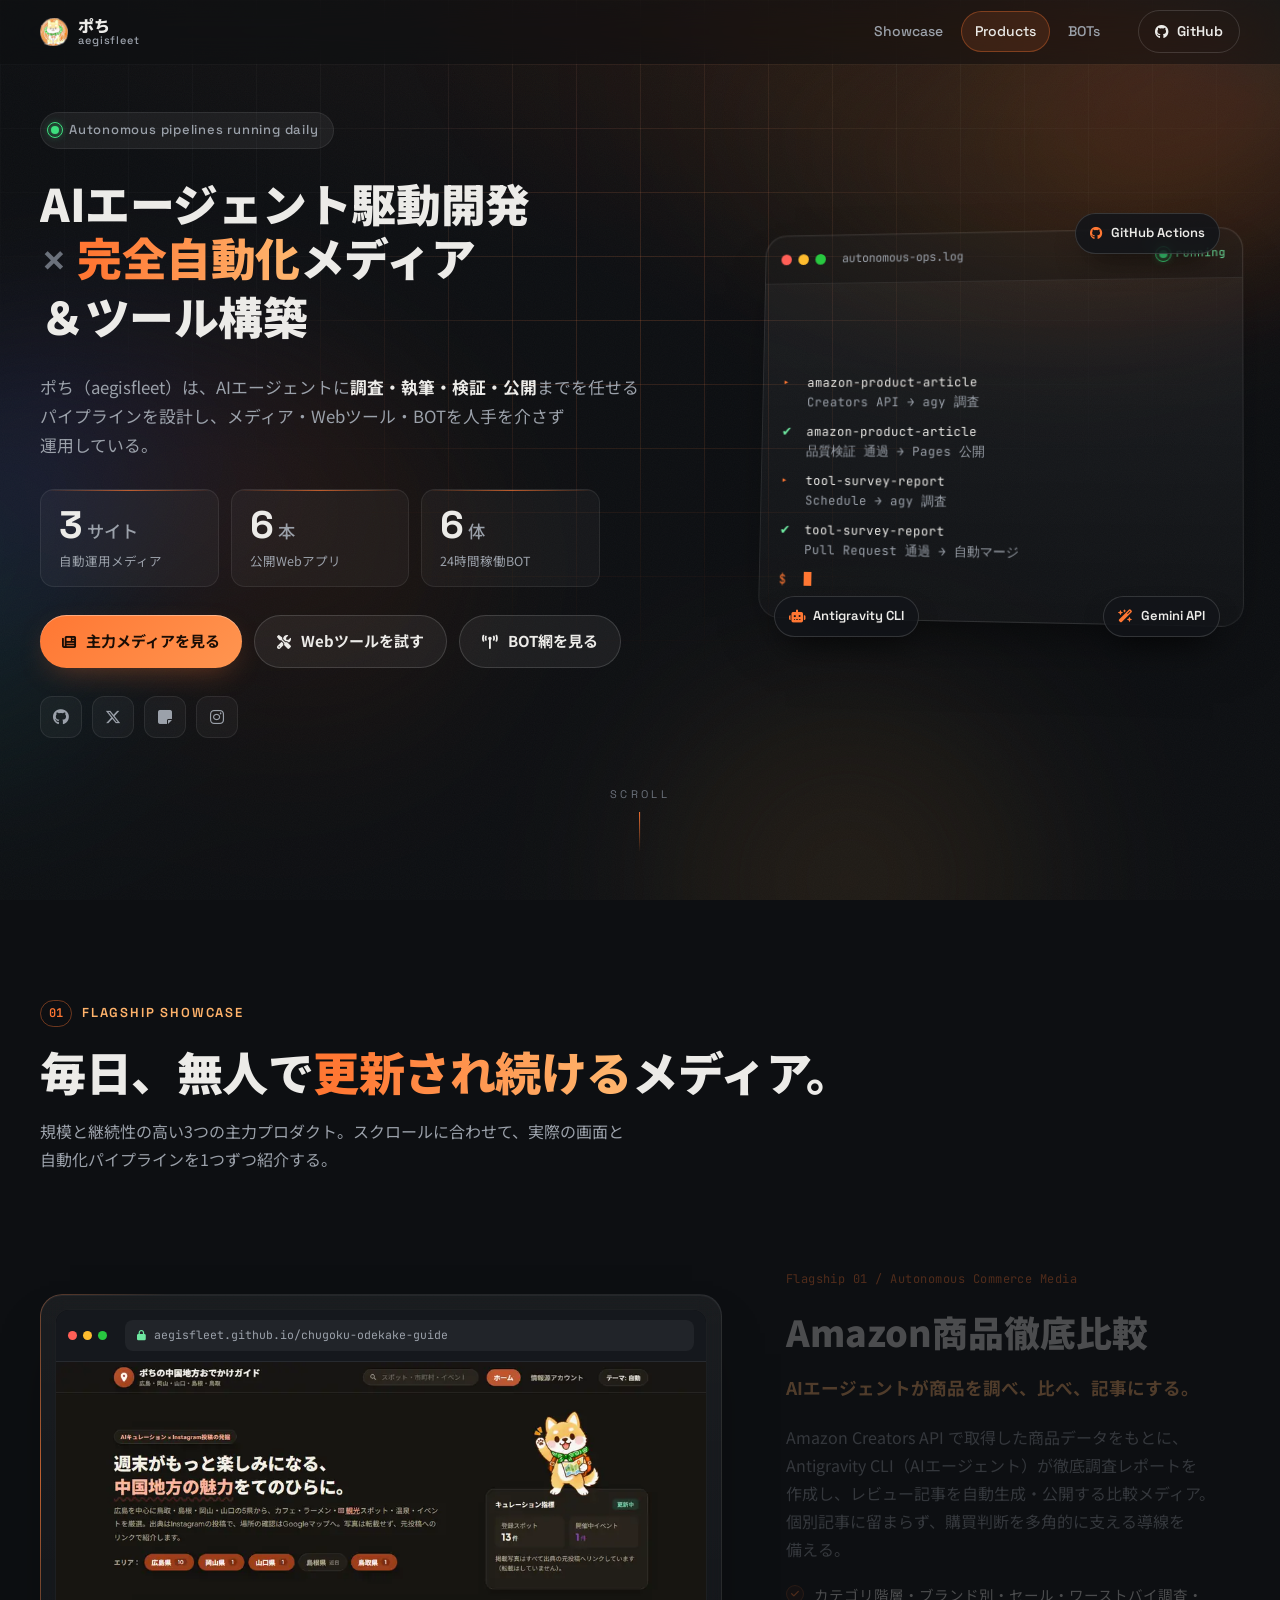
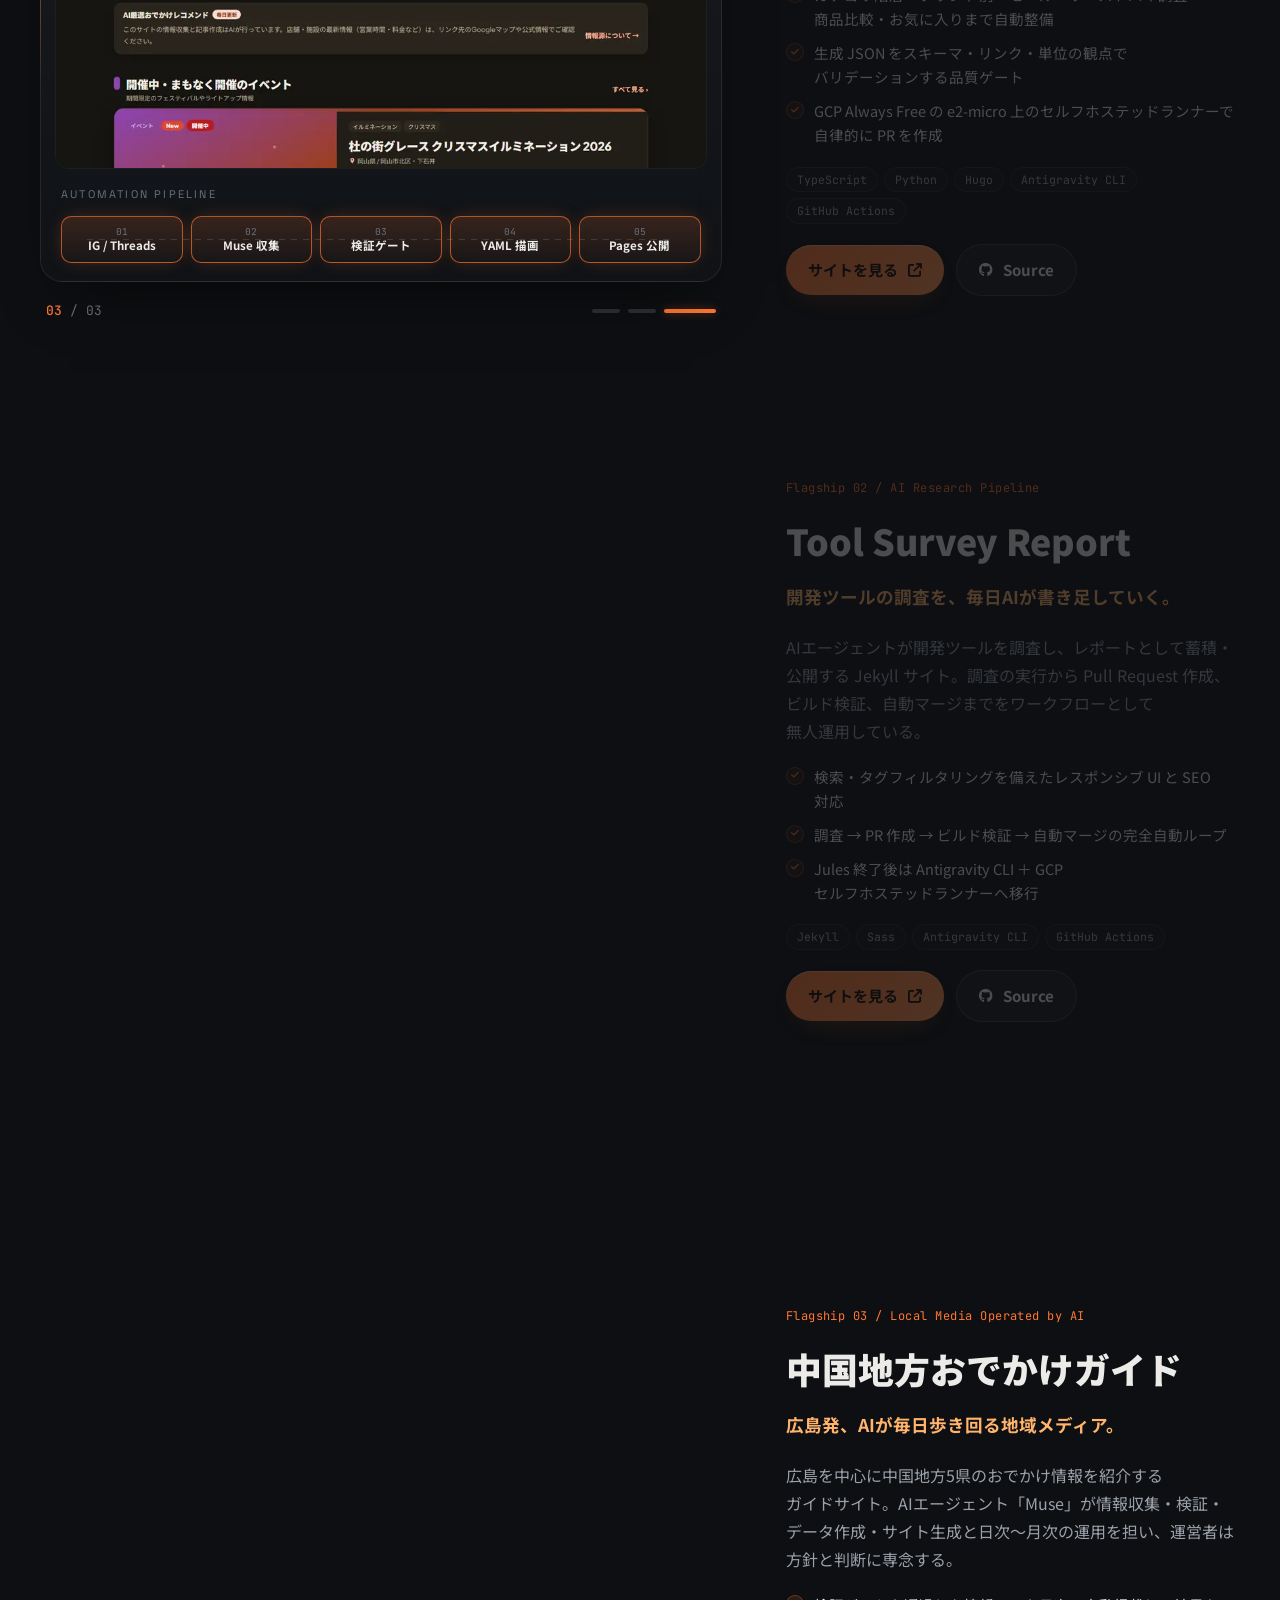
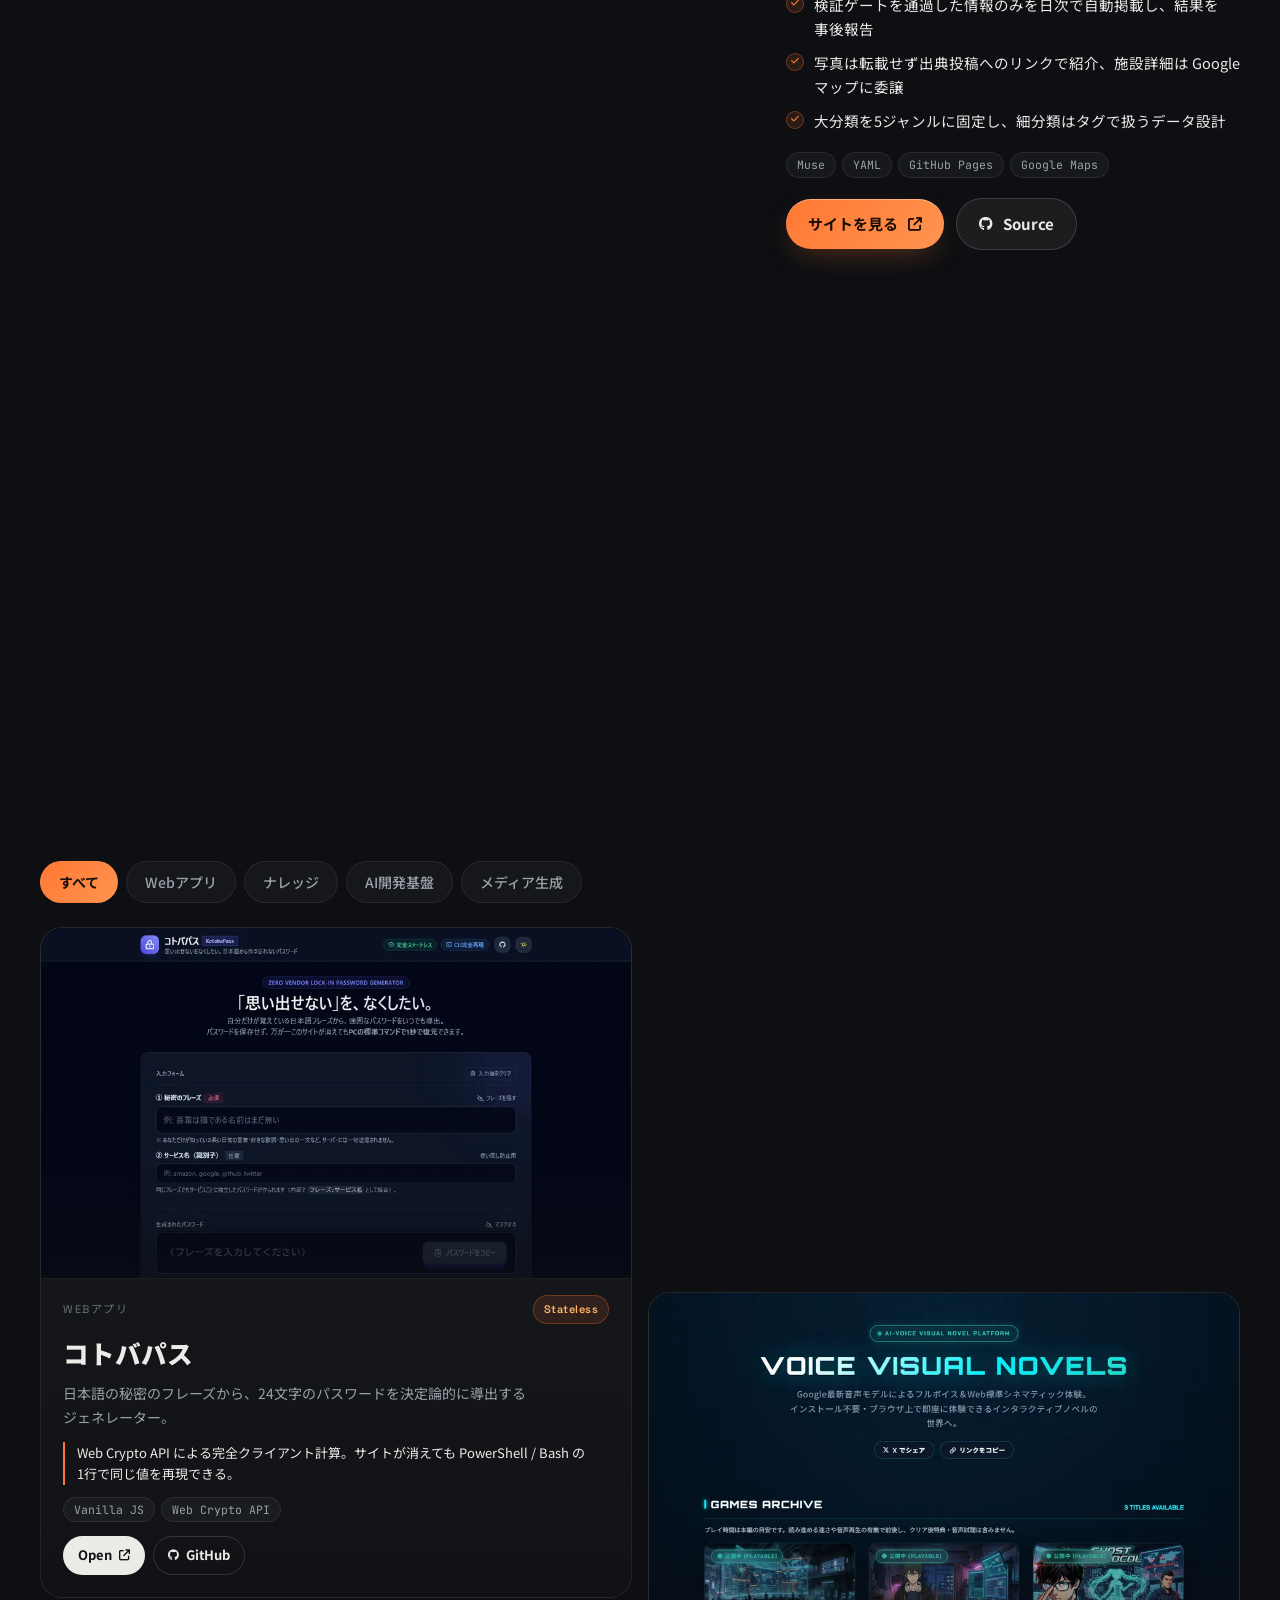
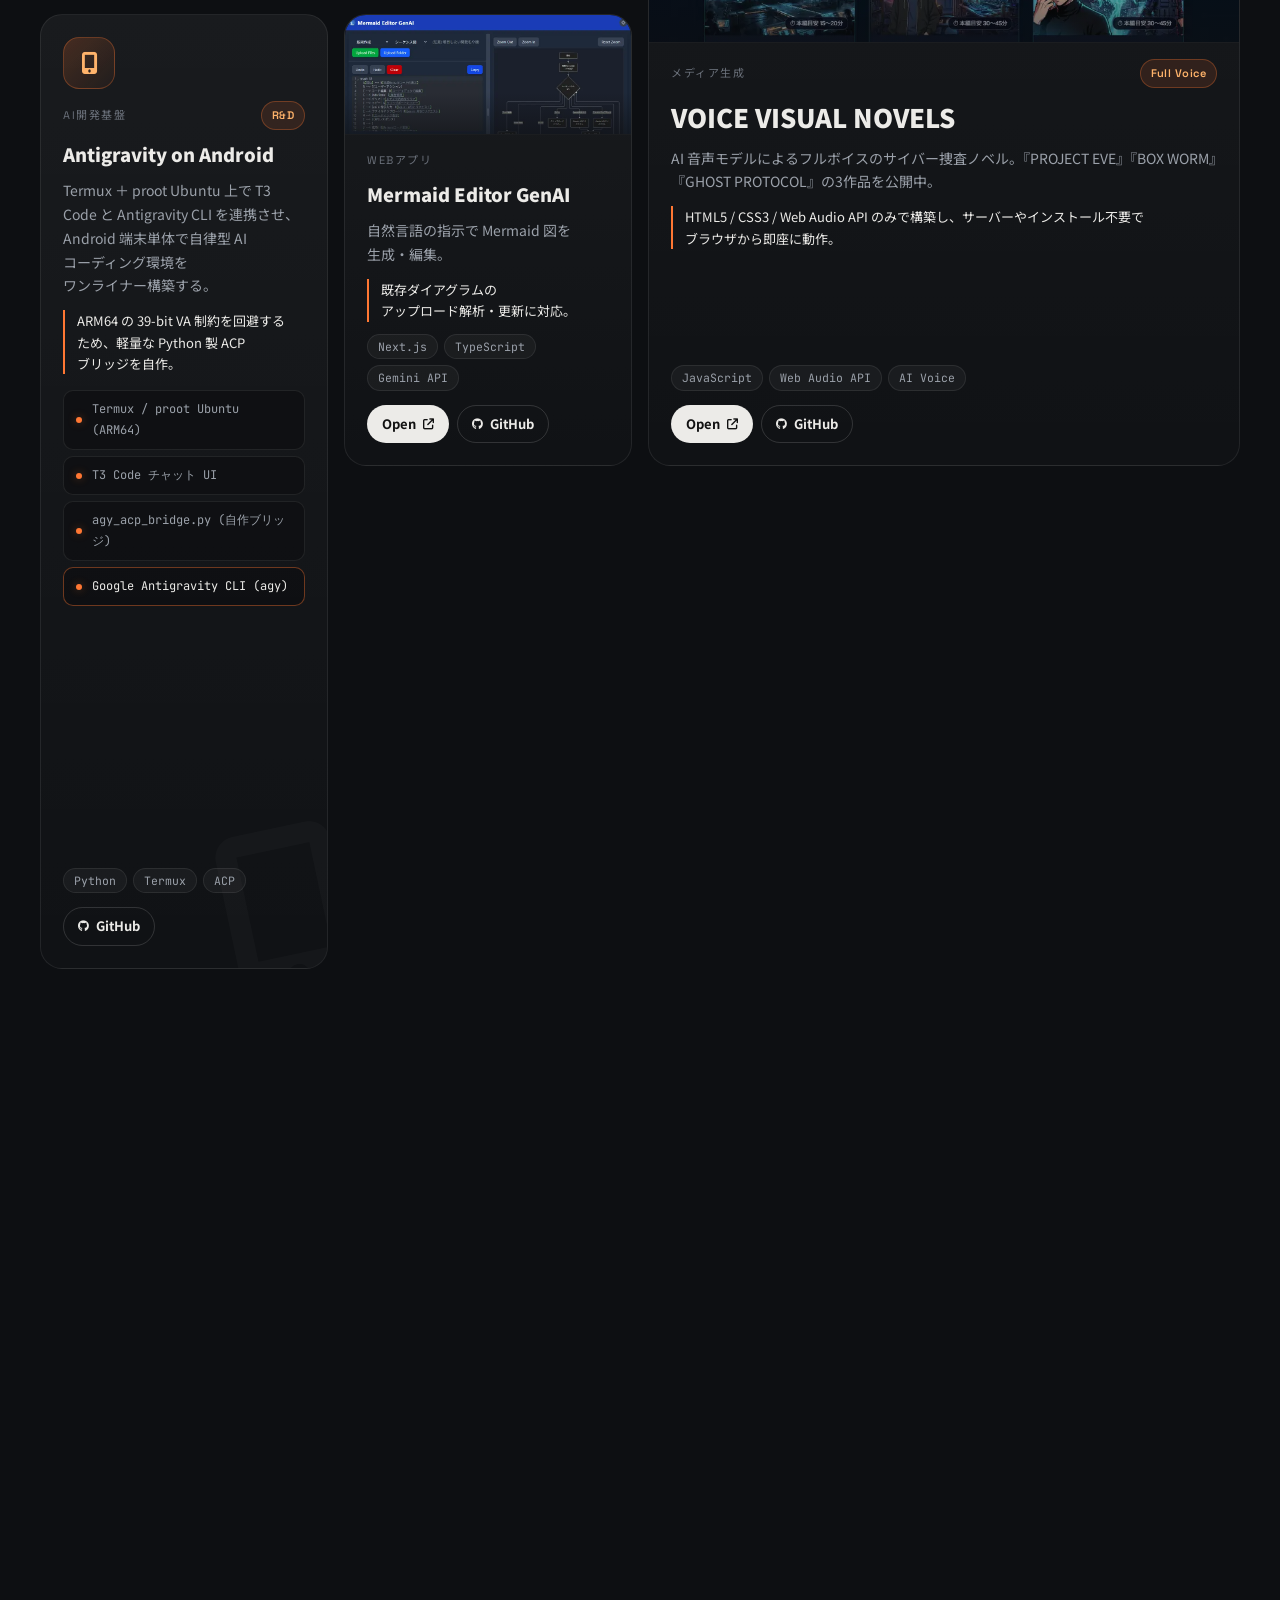
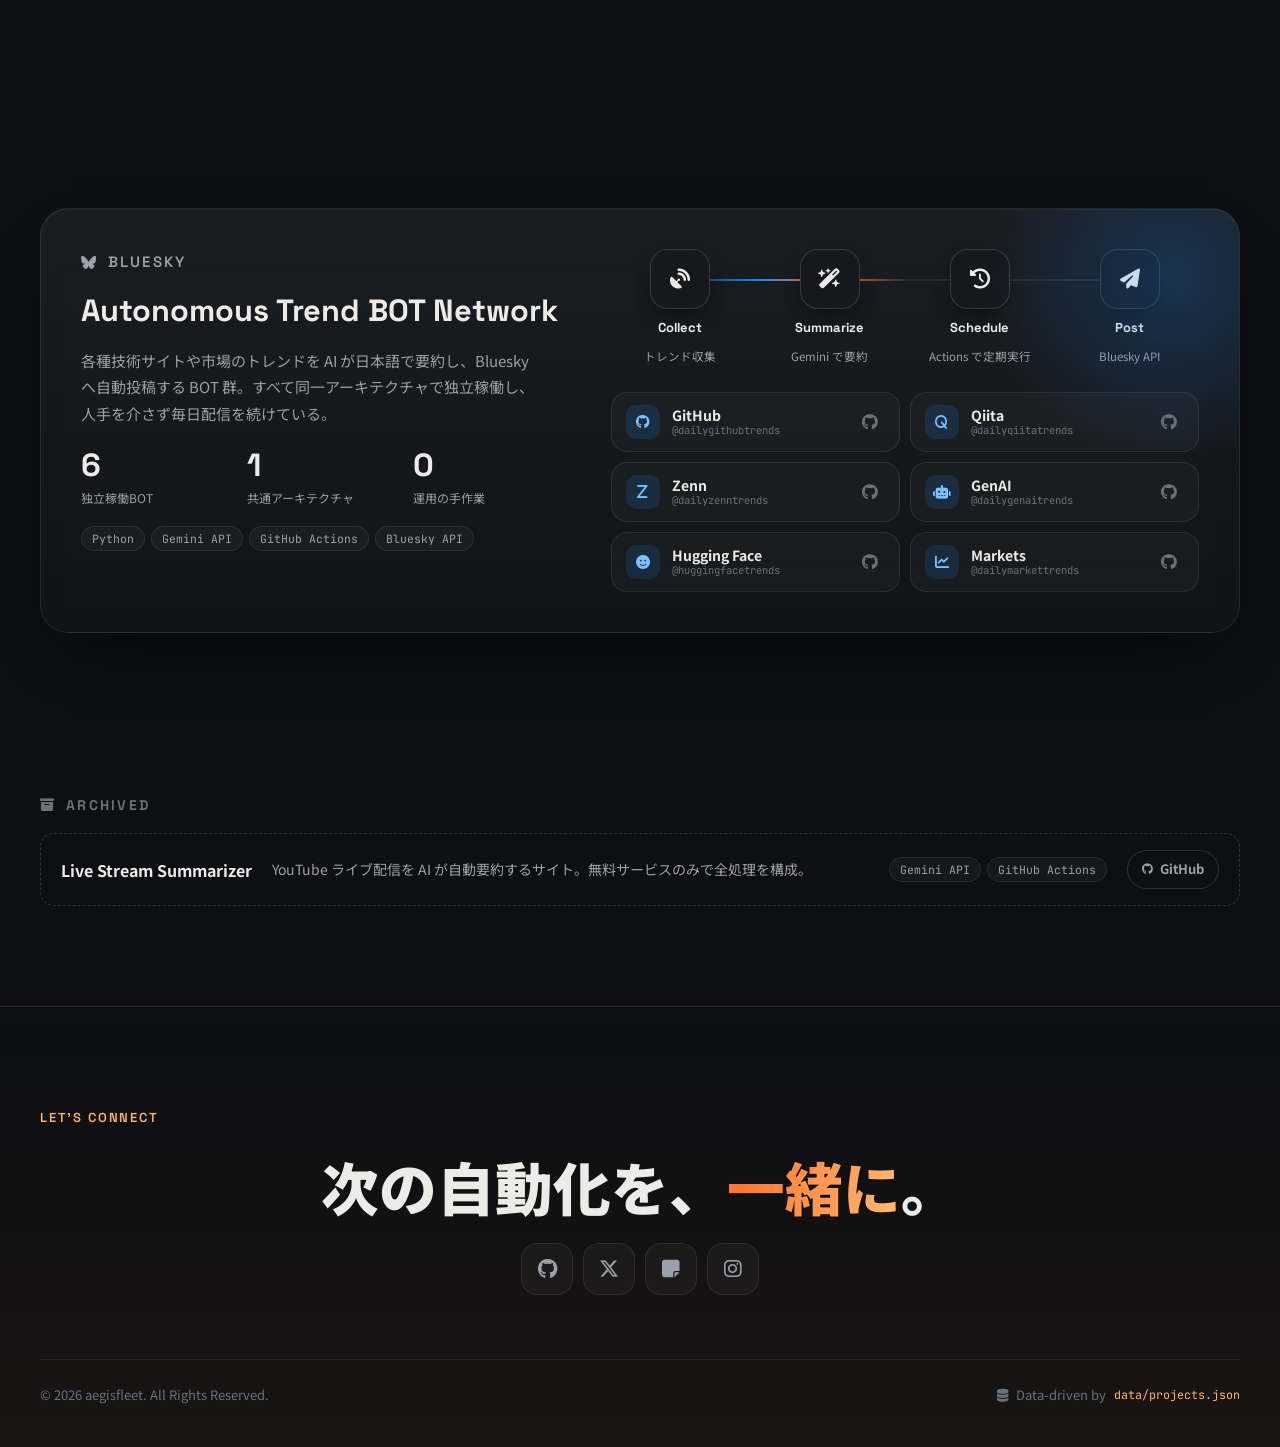
<file: index.html>
<!DOCTYPE html>
<html lang="ja">
<head>
    <meta charset="UTF-8">
    <meta name="viewport" content="width=device-width, initial-scale=1.0">
    <title>ポち / aegisfleet — AIエージェント駆動開発ポートフォリオ</title>
    <meta name="description" content="AIエージェントに調査・執筆・検証・公開までを任せるパイプラインを設計し、メディア・Webツール・BOTを無人で運用するポち（aegisfleet）のポートフォリオ。">
    <meta name="theme-color" content="#0d0f12">
    <meta property="og:type" content="website">
    <meta property="og:title" content="ポち / aegisfleet — AIエージェント駆動開発ポートフォリオ">
    <meta property="og:description" content="AIエージェント駆動開発 × 完全自動化メディア・ツール構築。">
    <meta property="og:url" content="https://aegisfleet.github.io/">
    <meta property="og:image" content="https://aegisfleet.github.io/assets/img/shots/amazon-hikaku.webp">
    <meta name="twitter:card" content="summary_large_image">
    <link rel="icon" href="favicon.png">

    <link rel="preconnect" href="https://fonts.googleapis.com">
    <link rel="preconnect" href="https://fonts.gstatic.com" crossorigin>
    <link href="https://fonts.googleapis.com/css2?family=JetBrains+Mono:wght@400;500&family=Noto+Sans+JP:wght@400;500;700;900&family=Space+Grotesk:wght@500;600;700&display=swap" rel="stylesheet">
    <link rel="stylesheet" href="https://cdnjs.cloudflare.com/ajax/libs/font-awesome/6.7.2/css/all.min.css">
    <link rel="preload" href="data/projects.json" as="fetch" type="application/json" crossorigin>
    <link rel="stylesheet" href="assets/css/style.css">
</head>
<body>
    <a class="skip-link" href="#main">本文へスキップ</a>

    <!-- 背景：オーロラ＋グリッド＋データパルス -->
    <div class="site-bg" aria-hidden="true">
        <div class="orb orb-a"></div>
        <div class="orb orb-b"></div>
        <div class="orb orb-c"></div>
        <div class="grid-lines"></div>
        <div class="grid-spotlight"></div>
        <div class="grid-beams">
            <span class="beam beam-h1"></span>
            <span class="beam beam-h2"></span>
            <span class="beam beam-v1"></span>
            <span class="beam beam-v2"></span>
        </div>
    </div>

    <!-- Navigation -->
    <header class="nav" id="nav">
        <div class="progress" aria-hidden="true"></div>
        <div class="container nav-inner">
            <a class="brand" href="#top" aria-label="トップへ戻る">
                <img src="favicon.png" alt="" width="28" height="28">
                <span>ポち<small>aegisfleet</small></span>
            </a>
            <nav class="nav-links" aria-label="セクション">
                <a href="#showcase" data-nav>Showcase</a>
                <a href="#products" data-nav>Products</a>
                <a href="#bots" data-nav>BOTs</a>
            </nav>
            <a class="nav-cta" href="https://github.com/aegisfleet" target="_blank" rel="noopener">
                <i class="fa-brands fa-github"></i><span>GitHub</span>
            </a>
        </div>
    </header>

    <main id="main">
        <!-- ========== 1. Hero ========== -->
        <section class="hero" id="top">
            <div class="container hero-grid">
                <div class="hero-copy">
                    <p class="eyebrow live"><span class="pulse-dot"></span>Autonomous pipelines running daily</p>
                    <h1 class="hero-title">
                        <span class="line"><span>AIエージェント駆動開発</span></span>
                        <span class="line"><span><b class="x">×</b> <em>完全自動化</em>メディア</span></span>
                        <span class="line"><span>＆ツール構築</span></span>
                    </h1>
                    <p class="hero-lead">
                        ポち（aegisfleet）は、AIエージェントに<strong>調査・執筆・検証・公開</strong>までを任せるパイプラインを設計し、メディア・Webツール・BOTを人手を介さず運用している。
                    </p>
                    <ul class="kpis" id="kpis" aria-label="稼働実績"></ul>
                    <div class="hero-cta">
                        <a class="btn btn-primary" href="#showcase"><i class="fa-solid fa-newspaper"></i>主力メディアを見る</a>
                        <a class="btn btn-ghost" href="#products"><i class="fa-solid fa-screwdriver-wrench"></i>Webツールを試す</a>
                        <a class="btn btn-ghost" href="#bots"><i class="fa-solid fa-tower-broadcast"></i>BOT網を見る</a>
                    </div>
                    <ul class="socials" id="socials" aria-label="SNS"></ul>
                </div>

                <div class="hero-visual" aria-hidden="true">
                    <div class="console glass">
                        <div class="console-bar">
                            <span class="dot"></span><span class="dot"></span><span class="dot"></span>
                            <span class="console-title">autonomous-ops.log</span>
                            <span class="console-status"><span class="pulse-dot"></span>running</span>
                        </div>
                        <ol class="console-body" id="console"></ol>
                    </div>
                    <div class="float-chip chip-a"><i class="fa-brands fa-github"></i>GitHub Actions</div>
                    <div class="float-chip chip-b"><i class="fa-solid fa-robot"></i>Antigravity CLI</div>
                    <div class="float-chip chip-c"><i class="fa-solid fa-wand-magic-sparkles"></i>Gemini API</div>
                </div>
            </div>
            <a class="scroll-cue" href="#showcase" aria-label="ショーケースへ">
                <span>Scroll</span><i></i>
            </a>
        </section>

        <!-- ========== 2. Flagship Showcase (Scrollytelling) ========== -->
        <section class="section" id="showcase" aria-labelledby="showcase-title">
            <div class="container section-head" data-reveal>
                <p class="eyebrow"><span class="num">01</span>Flagship Showcase</p>
                <h2 id="showcase-title">毎日、無人で<em>更新され続ける</em>メディア。</h2>
                <p>規模と継続性の高い3つの主力プロダクト。スクロールに合わせて、実際の画面と自動化パイプラインを1つずつ紹介する。</p>
            </div>
            <div class="container scrolly">
                <div class="scrolly-stage" aria-hidden="true">
                    <div class="stage glass">
                        <div class="browser">
                            <div class="browser-bar">
                                <span class="dot"></span><span class="dot"></span><span class="dot"></span>
                                <div class="browser-url"><i class="fa-solid fa-lock"></i><span id="stage-url"></span></div>
                            </div>
                            <div class="browser-view" id="stage-shots"></div>
                        </div>
                        <div class="stage-foot">
                            <p class="stage-label">Automation Pipeline</p>
                            <ol class="pipeline" id="stage-pipeline"></ol>
                        </div>
                    </div>
                    <div class="stage-index">
                        <span class="stage-count"><b id="stage-current">01</b> / <span id="stage-total">03</span></span>
                        <div class="stage-dots" id="stage-dots"></div>
                    </div>
                </div>
                <div class="scrolly-steps" id="scrolly-steps"></div>
            </div>
        </section>

        <!-- ========== 3. Products (Bento Grid) ========== -->
        <section class="section" id="products" aria-labelledby="products-title">
            <div class="container section-head" data-reveal>
                <p class="eyebrow"><span class="num">02</span>Products &amp; Engineering</p>
                <h2 id="products-title">作って、試せる。<em>道具と基盤</em>のラボ。</h2>
                <p>Webアプリ、ナレッジ基盤、AIエージェントの実行環境、生成AIスタジオまで。規模と注目度に応じてタイルの大きさを変えている。</p>
            </div>
            <div class="container">
                <fieldset class="filters" id="product-filters" aria-label="カテゴリで絞り込み"></fieldset>
                <div class="bento" id="bento"></div>
            </div>
        </section>

        <!-- ========== 4. BOT Network ========== -->
        <section class="section" id="bots" aria-labelledby="bots-title">
            <div class="container section-head" data-reveal>
                <p class="eyebrow"><span class="num">03</span>Autonomous BOT Network</p>
                <h2 id="bots-title">6つのBOTが、<em>24時間</em>トレンドを届ける。</h2>
            </div>
            <div class="container" id="bot-network"></div>
        </section>

        <!-- ========== Archive ========== -->
        <section class="section section-tight" id="archive" aria-labelledby="archive-title">
            <div class="container">
                <h2 class="archive-title" id="archive-title"><i class="fa-solid fa-box-archive"></i>Archived</h2>
                <ul class="archive-list" id="archive-list"></ul>
            </div>
        </section>

        <noscript>
            <div class="container noscript">このページは JavaScript で <code>data/projects.json</code> から描画している。<a href="https://github.com/aegisfleet">GitHub</a> から全リポジトリを確認できる。</div>
        </noscript>
    </main>

    <!-- ========== Footer ========== -->
    <footer class="footer">
        <div class="container footer-inner">
            <div class="footer-cta" data-reveal>
                <p class="eyebrow">Let's connect</p>
                <p class="footer-lead">次の自動化を、<em>一緒に</em>。</p>
                <ul class="socials socials-lg" id="socials-footer"></ul>
            </div>
            <div class="footer-meta">
                <p>&copy; <span id="year">2026</span> aegisfleet. All Rights Reserved.</p>
                <p class="sync"><i class="fa-solid fa-database"></i>Data-driven by <code>data/projects.json</code></p>
            </div>
        </div>
    </footer>

    <script src="assets/js/main.js" defer></script>
</body>
</html>
</file>
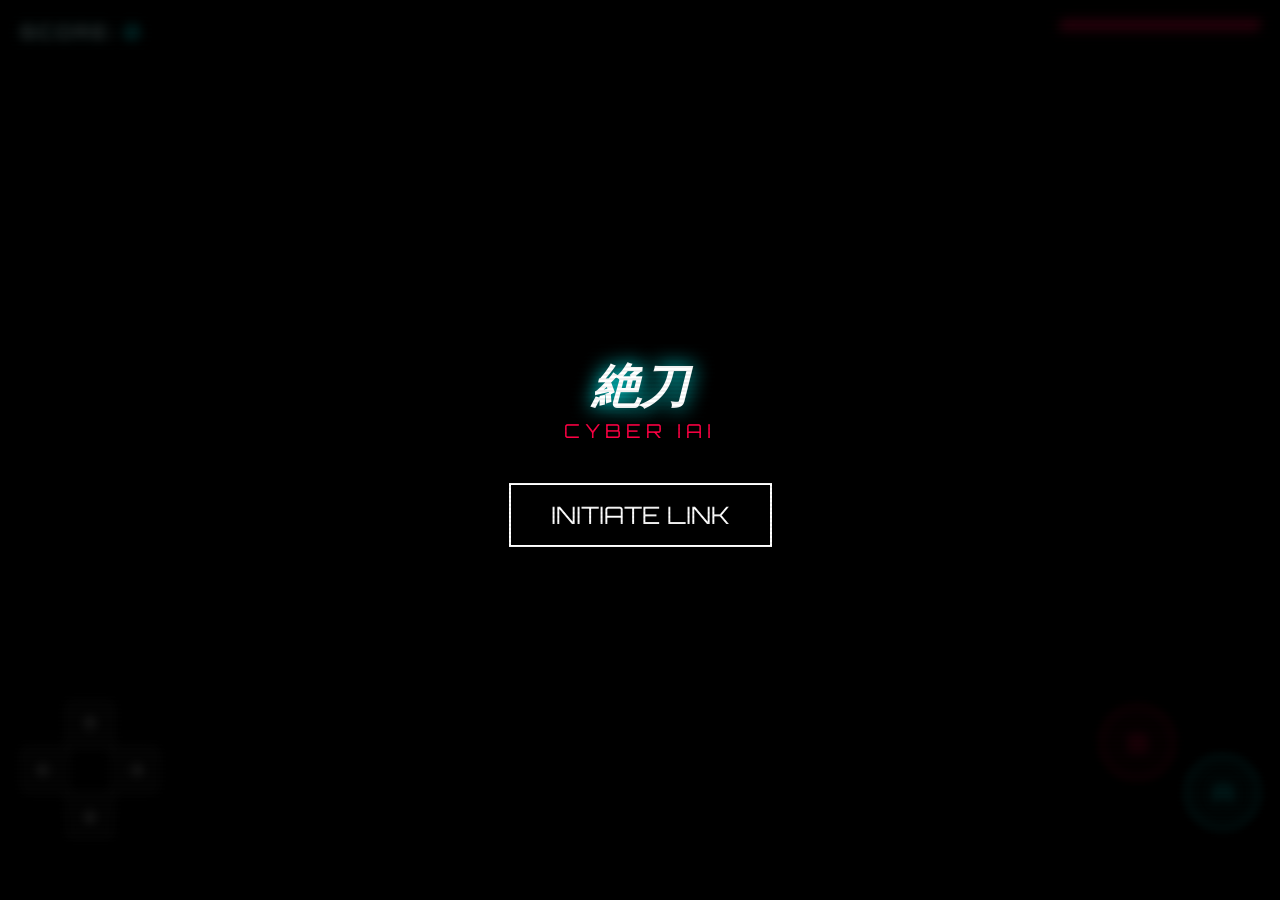
<file: cyber-iai.html>
<!DOCTYPE html>
<html lang="ja">

<head>
    <meta charset="UTF-8">
    <meta name="viewport"
        content="width=device-width, initial-scale=1.0, viewport-fit=cover">
    <title>CYBER IAI - 絶刀 -</title>
    <link rel="icon" href="favicon.png">
    <style>
        @import url('https://fonts.googleapis.com/css2?family=Orbitron:wght@400;700&family=Noto+Sans+JP:wght@700&display=swap');

        * {
            box-sizing: border-box;
            user-select: none;
            -webkit-user-select: none;
            touch-action: none;
            -webkit-touch-callout: none;
        }

        body {
            margin: 0;
            padding: 0;
            background-color: #050505;
            color: #fff;
            overflow: hidden;
            font-family: 'Orbitron', sans-serif;
            height: 100vh;
            width: 100vw;
            position: fixed;
        }

        #gameCanvas {
            position: absolute;
            top: 0;
            left: 0;
            z-index: 1;
        }

        #ui-layer {
            position: absolute;
            top: 0;
            left: 0;
            width: 100%;
            height: 100%;
            z-index: 2;
            pointer-events: none;
            display: flex;
            flex-direction: column;
            justify-content: space-between;
        }

        #hud {
            padding: 20px;
            display: flex;
            justify-content: space-between;
            text-shadow: 0 0 10px rgba(0, 255, 255, 0.8);
            pointer-events: none;
        }

        .hud-text {
            font-size: 1.2rem;
            font-weight: bold;
            letter-spacing: 2px;
        }

        #score-display {
            color: #0ff;
        }

        #health-bar-container {
            width: 200px;
            height: 10px;
            background: #333;
            border: 1px solid #555;
            transform: skewX(-20deg);
        }

        #health-bar {
            width: 100%;
            height: 100%;
            background: #f04;
            transition: width 0.2s;
            box-shadow: 0 0 10px #f04;
        }

        #controls {
            pointer-events: auto;
            width: 100%;
            height: 260px;
            background: linear-gradient(to top, rgba(0, 0, 0, 0.95) 20%, transparent);
            display: flex;
            justify-content: space-between;
            align-items: center;
            padding: 0 20px env(safe-area-inset-bottom, 30px);
        }

        .d-pad {
            position: relative;
            width: 140px;
            height: 140px;
        }

        .d-btn {
            position: absolute;
            background: rgba(255, 255, 255, 0.1);
            border: 1px solid rgba(255, 255, 255, 0.3);
            border-radius: 8px;
            display: flex;
            align-items: center;
            justify-content: center;
            transition: background 0.05s;
        }

        .d-btn.active {
            background: rgba(0, 255, 255, 0.4);
            border-color: #0ff;
            box-shadow: 0 0 15px #0ff;
        }

        .d-up {
            top: 0;
            left: 45px;
            width: 50px;
            height: 50px;
        }

        .d-down {
            bottom: 0;
            left: 45px;
            width: 50px;
            height: 50px;
        }

        .d-left {
            top: 45px;
            left: 0;
            width: 50px;
            height: 50px;
        }

        .d-right {
            top: 45px;
            right: 0;
            width: 50px;
            height: 50px;
        }

        .action-group {
            position: relative;
            width: 160px;
            height: 140px;
        }

        .action-btn {
            position: absolute;
            width: 75px;
            height: 75px;
            border-radius: 50%;
            background: rgba(255, 255, 255, 0.1);
            border: 2px solid rgba(255, 255, 255, 0.3);
            display: flex;
            align-items: center;
            justify-content: center;
            font-size: 1.5rem;
            font-weight: bold;
            color: rgba(255, 255, 255, 0.7);
            touch-action: manipulation;
        }

        .action-btn.active {
            transform: scale(0.95);
        }

        #btn-a {
            bottom: 10px;
            right: 0;
            border-color: #0ff;
            color: #0ff;
            background: rgba(0, 255, 255, 0.15);
        }

        #btn-a.active {
            background: rgba(0, 255, 255, 0.6);
            box-shadow: 0 0 20px #0ff;
        }

        #btn-b {
            bottom: 60px;
            right: 85px;
            border-color: #f04;
            color: #f04;
            background: rgba(255, 0, 68, 0.15);
        }

        #btn-b.active {
            background: rgba(255, 0, 68, 0.6);
            box-shadow: 0 0 20px #f04;
        }

        #start-screen {
            position: absolute;
            top: 0;
            left: 0;
            width: 100%;
            height: 100%;
            background: rgba(0, 0, 0, 0.85);
            display: flex;
            flex-direction: column;
            align-items: center;
            justify-content: center;
            z-index: 10;
            backdrop-filter: blur(5px);
        }

        h1 {
            margin: 0;
            font-size: 3rem;
            color: #fff;
            text-shadow: 0 0 20px #0ff;
            font-style: italic;
        }

        .subtitle {
            color: #f04;
            font-size: 1.2rem;
            letter-spacing: 5px;
            margin-bottom: 40px;
        }

        .start-btn {
            padding: 15px 40px;
            font-size: 1.5rem;
            background: transparent;
            color: #fff;
            border: 2px solid #fff;
            cursor: pointer;
            font-family: 'Orbitron', sans-serif;
            transition: 0.3s;
            animation: pulse 2s infinite;
        }

        .start-btn:active {
            background: #fff;
            color: #000;
        }

        #tutorial-overlay {
            position: absolute;
            top: 45%;
            left: 50%;
            transform: translate(-50%, -50%);
            text-align: center;
            width: 80%;
            max-width: 600px;
            display: none;
            pointer-events: none;
            z-index: 20;
        }

        .tut-box {
            background: rgba(0, 0, 0, 0.85);
            border: 2px solid #0ff;
            padding: 15px;
            color: #fff;
            box-shadow: 0 0 20px rgba(0, 255, 255, 0.3);
            border-radius: 4px;
        }

        .tut-title {
            color: #0ff;
            font-size: 1.1rem;
            margin-bottom: 8px;
            font-weight: bold;
            border-bottom: 1px solid #333;
            padding-bottom: 5px;
        }

        .tut-text {
            font-family: 'Noto Sans JP', sans-serif;
            font-size: 1.0rem;
            line-height: 1.6;
        }

        .tut-key {
            display: inline-block;
            padding: 1px 6px;
            border: 1px solid #fff;
            border-radius: 4px;
            font-weight: bold;
            margin: 0 2px;
            font-size: 0.9em;
        }

        .tut-key.red {
            border-color: #f04;
            color: #f04;
        }

        .tut-key.yellow {
            border-color: #ff0;
            color: #ff0;
        }

        .tut-key.blue {
            border-color: #0ff;
            color: #0ff;
        }

        #msg-overlay {
            position: absolute;
            top: 40%;
            left: 50%;
            transform: translate(-50%, -50%);
            font-size: clamp(1.5rem, 8vw, 3rem);
            font-weight: bold;
            color: #fff;
            text-shadow: 0 0 20px #fff;
            opacity: 0;
            pointer-events: none;
            white-space: nowrap;
            max-width: 90vw;
            text-align: center;
            z-index: 5;
            transition: transform 0.15s ease-out, opacity 0.15s ease-out;
        }

        /* 長いメッセージ用に改行を許容 */
        #msg-overlay.wrap-text {
            white-space: normal;
            word-break: keep-all;
        }

        .counter-msg {
            color: #ff0 !important;
            text-shadow: 0 0 20px #ff0, 0 0 40px #ff0 !important;
            font-size: clamp(1.8rem, 10vw, 3.5rem) !important;
        }

        #danger-warning {
            position: absolute;
            bottom: 250px;
            left: 0;
            width: 100%;
            text-align: center;
            color: #f04;
            font-weight: bold;
            letter-spacing: 5px;
            opacity: 0;
            transition: opacity 0.2s;
            text-shadow: 0 0 10px #f00;
            pointer-events: none;
        }

        .scanlines {
            position: fixed;
            left: 0;
            top: 0;
            width: 100vw;
            height: 100vh;
            background: linear-gradient(to bottom, rgba(255, 255, 255, 0), rgba(255, 255, 255, 0) 50%, rgba(0, 0, 0, 0.2) 50%, rgba(0, 0, 0, 0.2));
            background-size: 100% 4px;
            pointer-events: none;
            z-index: 20;
            opacity: 0.3;
        }

        @keyframes pulse {
            0% {
                box-shadow: 0 0 0 0 rgba(255, 255, 255, 0.4);
            }

            70% {
                box-shadow: 0 0 0 10px rgba(255, 255, 255, 0);
            }

            100% {
                box-shadow: 0 0 0 0 rgba(255, 255, 255, 0);
            }
        }

        /* === UI改善: HPバーシェイク === */
        @keyframes hp-shake {

            0%,
            100% {
                transform: skewX(-20deg) translateX(0);
            }

            20% {
                transform: skewX(-20deg) translateX(-5px);
            }

            40% {
                transform: skewX(-20deg) translateX(5px);
            }

            60% {
                transform: skewX(-20deg) translateX(-3px);
            }

            80% {
                transform: skewX(-20deg) translateX(3px);
            }
        }

        #health-bar-container.shake {
            animation: hp-shake 0.3s ease-out;
        }

        #health-bar-container.danger {
            animation: hp-danger-pulse 0.5s infinite;
        }

        @keyframes hp-danger-pulse {

            0%,
            100% {
                box-shadow: 0 0 5px #f04;
            }

            50% {
                box-shadow: 0 0 20px #f04, 0 0 30px #f00;
            }
        }

        /* 遅延減少バー */
        #health-bar-delay {
            position: absolute;
            top: 0;
            left: 0;
            height: 100%;
            background: rgba(255, 255, 255, 0.5);
            transition: width 0.5s ease-out 0.2s;
        }

        /* === UI改善: スコアポップアップ === */
        #score-popup {
            position: absolute;
            top: 50px;
            left: 20px;
            font-size: 1.5rem;
            font-weight: bold;
            color: #0f0;
            text-shadow: 0 0 10px #0f0;
            opacity: 0;
            pointer-events: none;
            transition: all 0.3s ease-out;
        }

        #score-popup.show {
            opacity: 1;
            transform: translateY(-20px);
        }

        /* === UI改善: コンボカウンター === */
        #combo-counter {
            position: absolute;
            top: 80px;
            right: 20px;
            text-align: right;
            opacity: 0;
            transition: opacity 0.3s;
            pointer-events: none;
        }

        #combo-counter.active {
            opacity: 1;
        }

        #combo-count {
            font-size: 3rem;
            font-weight: bold;
            color: #ff0;
            text-shadow: 0 0 20px #ff0;
        }

        #combo-label {
            font-size: 1rem;
            color: #fff;
            letter-spacing: 3px;
        }

        /* コンボ数による色変化 */
        #combo-counter.combo-high #combo-count {
            color: #f0f;
            text-shadow: 0 0 30px #f0f;
        }

        #combo-counter.combo-max #combo-count {
            color: #0ff;
            text-shadow: 0 0 40px #0ff, 0 0 60px #0ff;
            animation: combo-glow 0.5s infinite alternate;
        }

        @keyframes combo-glow {
            from {
                transform: scale(1);
            }

            to {
                transform: scale(1.1);
            }
        }

        /* === UI改善: ダメージフラッシュ === */
        #damage-vignette {
            position: fixed;
            top: 0;
            left: 0;
            width: 100%;
            height: 100%;
            pointer-events: none;
            z-index: 15;
            opacity: 0;
            background: radial-gradient(ellipse at center, transparent 50%, rgba(255, 0, 0, 0.6) 100%);
            transition: opacity 0.1s;
        }

        #damage-vignette.active {
            opacity: 1;
        }
    </style>
</head>

<body>

    <canvas id="gameCanvas"></canvas>
    <div class="scanlines"></div>

    <div id="ui-layer">
        <div id="hud">
            <div class="hud-text">SCORE: <span id="score-display">0</span></div>
            <div id="health-bar-container">
                <div id="health-bar-delay"></div>
                <div id="health-bar"></div>
            </div>
        </div>

        <!-- スコアポップアップ -->
        <div id="score-popup">+100</div>

        <!-- コンボカウンター -->
        <div id="combo-counter">
            <div id="combo-count">0</div>
            <div id="combo-label">COMBO</div>
        </div>

        <div id="msg-overlay">JUST PARRY!</div>
        <div id="danger-warning">WALL WARNING</div>

        <div id="tutorial-overlay">
            <div class="tut-box">
                <div class="tut-title" id="tut-title">TUTORIAL</div>
                <div class="tut-text" id="tut-text">...</div>
            </div>
        </div>

        <div id="controls">
            <div class="d-pad">
                <div class="d-btn d-up" data-key="ArrowUp"><svg aria-hidden="true" width="24" height="24" viewBox="0 0 24 24" fill="none"
                        stroke="currentColor" stroke-width="2">
                        <path d="M12 19V5M5 12l7-7 7 7" />
                    </svg></div>
                <div class="d-btn d-left" data-key="ArrowLeft"><svg aria-hidden="true" width="24" height="24" viewBox="0 0 24 24"
                        fill="none" stroke="currentColor" stroke-width="2">
                        <path d="M19 12H5M12 19l-7-7 7-7" />
                    </svg></div>
                <div class="d-btn d-right" data-key="ArrowRight"><svg aria-hidden="true" width="24" height="24" viewBox="0 0 24 24"
                        fill="none" stroke="currentColor" stroke-width="2">
                        <path d="M5 12h14M12 5l7 7-7 7" />
                    </svg></div>
                <div class="d-btn d-down" data-key="ArrowDown"><svg aria-hidden="true" width="24" height="24" viewBox="0 0 24 24"
                        fill="none" stroke="currentColor" stroke-width="2">
                        <path d="M12 5v14M19 12l-7 7-7-7" />
                    </svg></div>
            </div>
            <div class="action-group">
                <div class="action-btn" id="btn-b" data-key="b">B</div>
                <div class="action-btn" id="btn-a" data-key="a">A</div>
            </div>
        </div>
    </div>

    <div id="start-screen">
        <h1>絶刀</h1>
        <div class="subtitle">CYBER IAI</div>
        <button type="button" class="start-btn" id="start-btn">INITIATE LINK</button>
    </div>

    <!-- ダメージビネット -->
    <div id="damage-vignette"></div>

    <script>
        // === 強化版オーディオシステム ===

        // --- Audio Synth (Enhanced) ---
        const Audio = {
            ctx: null,
            masterGain: null,
            reverbNode: null,
            filterNode: null,
            comboMultiplier: 1.0,
            dangerInterval: null,

            init: function () {
                globalThis.AudioContext = globalThis.AudioContext || globalThis.webkitAudioContext;
                this.ctx = new AudioContext();

                // マスターゲイン
                this.masterGain = this.ctx.createGain();
                this.masterGain.gain.value = 0.7;
                this.masterGain.connect(this.ctx.destination);

                // ローパスフィルター（スローモ時用）
                this.filterNode = this.ctx.createBiquadFilter();
                this.filterNode.type = 'lowpass';
                this.filterNode.frequency.value = 20000;
                this.filterNode.connect(this.masterGain);

                // シンプルなリバーブ（コンボルバー用のインパルス）
                this.createReverb();
            },

            createReverb: function () {
                const sampleRate = this.ctx.sampleRate;
                const length = sampleRate * 0.5;
                const impulse = this.ctx.createBuffer(2, length, sampleRate);
                for (let channel = 0; channel < 2; channel++) {
                    const data = impulse.getChannelData(channel);
                    for (let i = 0; i < length; i++) {
                        data[i] = (Math.random() * 2 - 1) * (1 - i / length) ** 2;
                    }
                }
                this.reverbNode = this.ctx.createConvolver();
                this.reverbNode.buffer = impulse;
            },

            // コンボに応じたピッチ倍率を設定
            setComboMultiplier: function (comboCount) {
                this.comboMultiplier = 1.0 + Math.min(comboCount * 0.05, 0.5);
            },

            // スローモーションフィルター
            enableSlowMoFilter: function (enable) {
                if (!this.ctx) return;
                const targetFreq = enable ? 800 : 20000;
                this.filterNode.frequency.linearRampToValueAtTime(targetFreq, this.ctx.currentTime + 0.1);
            },

            playTone: function (freq, type, duration, vol = 0.1, useReverb = false) {
                if (!this.ctx) return;
                const osc = this.ctx.createOscillator();
                const gain = this.ctx.createGain();
                osc.type = type;
                osc.frequency.setValueAtTime(freq * this.comboMultiplier, this.ctx.currentTime);
                gain.gain.setValueAtTime(vol, this.ctx.currentTime);
                gain.gain.exponentialRampToValueAtTime(0.01, this.ctx.currentTime + duration);
                osc.connect(gain);

                if (useReverb && this.reverbNode) {
                    const dryGain = this.ctx.createGain();
                    const wetGain = this.ctx.createGain();
                    dryGain.gain.value = 0.7;
                    wetGain.gain.value = 0.3;
                    gain.connect(dryGain);
                    gain.connect(this.reverbNode);
                    this.reverbNode.connect(wetGain);
                    dryGain.connect(this.filterNode);
                    wetGain.connect(this.filterNode);
                } else {
                    gain.connect(this.filterNode);
                }

                osc.start();
                osc.stop(this.ctx.currentTime + duration);
            },

            playNoise: function (duration, vol = 0.1) {
                if (!this.ctx) return;
                const bufferSize = this.ctx.sampleRate * duration;
                const buffer = this.ctx.createBuffer(1, bufferSize, this.ctx.sampleRate);
                const data = buffer.getChannelData(0);
                for (let i = 0; i < bufferSize; i++) { data[i] = Math.random() * 2 - 1; }
                const noise = this.ctx.createBufferSource(); noise.buffer = buffer;
                const gain = this.ctx.createGain();
                gain.gain.setValueAtTime(vol, this.ctx.currentTime);
                gain.gain.exponentialRampToValueAtTime(0.01, this.ctx.currentTime + duration);
                noise.connect(gain); gain.connect(this.filterNode); noise.start();
            },

            // === 強化版効果音 ===

            // パリィ（レイヤリング＋リバーブ）
            playParry: function () {
                this.playTone(800, 'triangle', 0.4, 0.25, true);
                this.playTone(1200, 'sine', 0.3, 0.15, true);
                this.playTone(400, 'sine', 0.2, 0.1);
                this.playNoise(0.08, 0.15);
                // 金属的な高音
                this.playTone(2400, 'square', 0.1, 0.08);
            },

            // ジャストパリィ（特別な音）
            playJustParry: function () {
                this.playTone(1000, 'triangle', 0.5, 0.3, true);
                this.playTone(1500, 'sine', 0.4, 0.25, true);
                this.playTone(2000, 'sine', 0.3, 0.2, true);
                this.playTone(500, 'sine', 0.3, 0.15);
                this.playNoise(0.1, 0.2);
                // キラキラ音
                setTimeout(() => this.playTone(3000, 'sine', 0.2, 0.1), 50);
                setTimeout(() => this.playTone(3500, 'sine', 0.15, 0.08), 100);
            },

            // カウンター（より強力な音）
            playCounter: function () {
                this.playTone(600, 'sawtooth', 0.15, 0.25, true);
                this.playTone(1500, 'square', 0.25, 0.2, true);
                this.playTone(300, 'triangle', 0.2, 0.15);
                this.playNoise(0.12, 0.18);
                // 金属的なレゾナンス
                this.playTone(1800, 'sawtooth', 0.3, 0.1, true);
                this.playTone(2200, 'square', 0.2, 0.08);
            },

            // ヒット（低音強化）
            playHit: function () {
                this.playTone(80, 'sawtooth', 0.4, 0.35);
                this.playTone(120, 'square', 0.3, 0.3);
                this.playTone(60, 'sine', 0.5, 0.25);
                this.playNoise(0.15, 0.2);
            },

            // ウォッシュ（ステレオ感）
            playWhoosh: function () {
                this.playTone(300, 'triangle', 0.12, 0.06);
                this.playTone(450, 'sine', 0.1, 0.04);
                this.playTone(200, 'triangle', 0.08, 0.03);
            },

            // チャージ（期待感を高める）
            playCharge: function () {
                if (!this.ctx) return;
                const osc = this.ctx.createOscillator();
                const osc2 = this.ctx.createOscillator();
                const gain = this.ctx.createGain();
                const gain2 = this.ctx.createGain();

                osc.type = 'sine';
                osc.frequency.setValueAtTime(100, this.ctx.currentTime);
                osc.frequency.linearRampToValueAtTime(600, this.ctx.currentTime + 0.5);
                gain.gain.setValueAtTime(0.06, this.ctx.currentTime);
                gain.gain.linearRampToValueAtTime(0, this.ctx.currentTime + 0.5);

                osc2.type = 'triangle';
                osc2.frequency.setValueAtTime(150, this.ctx.currentTime);
                osc2.frequency.linearRampToValueAtTime(800, this.ctx.currentTime + 0.5);
                gain2.gain.setValueAtTime(0.03, this.ctx.currentTime);
                gain2.gain.linearRampToValueAtTime(0, this.ctx.currentTime + 0.5);

                osc.connect(gain); gain.connect(this.filterNode);
                osc2.connect(gain2); gain2.connect(this.filterNode);
                osc.start(); osc.stop(this.ctx.currentTime + 0.5);
                osc2.start(); osc2.stop(this.ctx.currentTime + 0.5);
            },

            // === 新規効果音 ===

            // メニュー選択音
            playMenuSelect: function () {
                this.playTone(800, 'sine', 0.1, 0.15);
                this.playTone(1200, 'sine', 0.15, 0.1);
            },

            // コンボアップ音（ピッチが上がる）
            playComboUp: function (comboCount) {
                const baseFreq = 400 + Math.min(comboCount * 50, 600);
                this.playTone(baseFreq, 'sine', 0.1, 0.12);
                this.playTone(baseFreq * 1.5, 'triangle', 0.08, 0.08);
            },

            // 危険警告音
            playDanger: function () {
                this.playTone(200, 'square', 0.15, 0.15);
                setTimeout(() => this.playTone(150, 'square', 0.15, 0.12), 150);
            },

            // 危険警告ループ開始
            startDangerLoop: function () {
                if (this.dangerInterval) return;
                this.dangerInterval = setInterval(() => this.playDanger(), 800);
            },

            // 危険警告ループ停止
            stopDangerLoop: function () {
                if (this.dangerInterval) {
                    clearInterval(this.dangerInterval);
                    this.dangerInterval = null;
                }
            },

            // ゲームオーバー音
            playGameOver: function () {
                this.playTone(400, 'sawtooth', 0.5, 0.2);
                this.playTone(300, 'sawtooth', 0.6, 0.18);
                this.playTone(200, 'sawtooth', 0.8, 0.15);
                setTimeout(() => {
                    this.playTone(100, 'sine', 1.5, 0.2);
                    this.playTone(50, 'sine', 2.0, 0.15);
                }, 300);
            },

            // 敵出現警告音
            playEnemySpawn: function () {
                this.playTone(200, 'square', 0.3, 0.15);
                this.playTone(250, 'square', 0.25, 0.12);
                setTimeout(() => {
                    this.playTone(300, 'square', 0.2, 0.1);
                    this.playTone(350, 'triangle', 0.15, 0.08);
                }, 150);
            },

            // 回復音
            playHeal: function () {
                this.playTone(523.25, 'sine', 0.15, 0.15);     // C5
                this.playTone(659.25, 'sine', 0.15, 0.12);     // E5
                setTimeout(() => this.playTone(783.99, 'sine', 0.2, 0.1), 100); // G5
            }
        };

        // === BGMエンジン ===
        const BGMEngine = {
            ctx: null,
            masterGain: null,
            isPlaying: false,
            currentScene: null,
            oscillators: [],
            intervals: [],

            // コード進行: Am - F - C - G
            chordProgression: [
                [220, 261.63, 329.63],  // Am (A3, C4, E4)
                [174.61, 220, 261.63],  // F (F3, A3, C4)
                [130.81, 164.81, 196],  // C (C3, E3, G3)
                [196, 246.94, 293.66]   // G (G3, B3, D4)
            ],

            currentChord: 0,
            beatCount: 0,

            init: function (audioCtx) {
                this.ctx = audioCtx;
                this.masterGain = this.ctx.createGain();
                this.masterGain.gain.value = 0;
                this.masterGain.connect(this.ctx.destination);
            },

            // シーン切り替え
            changeScene: function (scene) {
                if (this.currentScene === scene) return;
                this.stopAll();
                this.currentScene = scene;

                switch (scene) {
                    case 'menu':
                        this.startMenuBGM();
                        break;
                    case 'gameplay':
                        this.startGameplayBGM();
                        break;
                    case 'gameover':
                        this.startGameOverBGM();
                        break;
                    default:
                        break;
                }
            },

            stopAll: function () {
                for (const osc of this.oscillators) {
                    try {
                        osc.stop();
                    } catch {
                        // 停止済みは無視
                    }
                }
                this.oscillators = [];
                for (const id of this.intervals) {
                    clearInterval(id);
                }
                this.intervals = [];
                this.isPlaying = false;
            },

            fadeIn: function (duration = 1.0) {
                this.masterGain.gain.linearRampToValueAtTime(0.15, this.ctx.currentTime + duration);
            },

            fadeOut: function (duration = 1.0) {
                this.masterGain.gain.linearRampToValueAtTime(0, this.ctx.currentTime + duration);
            },

            // メニューBGM（アンビエント＋スローアルペジオ）
            startMenuBGM: function () {
                this.isPlaying = true;
                this.fadeIn(2.0);

                // アンビエントドローン
                const drone = this.ctx.createOscillator();
                const droneGain = this.ctx.createGain();
                drone.type = 'sine';
                drone.frequency.value = 55; // A1
                droneGain.gain.value = 0.1;
                drone.connect(droneGain);
                droneGain.connect(this.masterGain);
                drone.start();
                this.oscillators.push(drone);

                // スローアルペジオ
                const arpNotes = [220, 261.63, 329.63, 392, 329.63, 261.63];
                let noteIndex = 0;

                const arpInterval = setInterval(() => {
                    if (!this.isPlaying) return;
                    const osc = this.ctx.createOscillator();
                    const gain = this.ctx.createGain();
                    osc.type = 'triangle';
                    osc.frequency.value = arpNotes[noteIndex];
                    gain.gain.setValueAtTime(0.06, this.ctx.currentTime);
                    gain.gain.exponentialRampToValueAtTime(0.01, this.ctx.currentTime + 0.8);
                    osc.connect(gain);
                    gain.connect(this.masterGain);
                    osc.start();
                    osc.stop(this.ctx.currentTime + 0.8);
                    noteIndex = (noteIndex + 1) % arpNotes.length;
                }, 600);

                this.intervals.push(arpInterval);
            },

            // ゲームプレイBGM（アルペジオ＋ベース＋ドラム）
            startGameplayBGM: function () {
                this.isPlaying = true;
                this.currentChord = 0;
                this.beatCount = 0;
                this.fadeIn(0.5);

                const bpm = 140;
                const beatMs = 60000 / bpm;
                const sixteenthMs = beatMs / 4;

                // コード進行タイマー（4拍ごと）
                const chordInterval = setInterval(() => {
                    if (!this.isPlaying) return;
                    this.currentChord = (this.currentChord + 1) % this.chordProgression.length;
                }, beatMs * 4);
                this.intervals.push(chordInterval);

                // アルペジオ（16分音符）
                const arpInterval = setInterval(() => {
                    if (!this.isPlaying) return;
                    const chord = this.chordProgression[this.currentChord];
                    const noteIndex = this.beatCount % 4;
                    const freq = noteIndex < 3 ? chord[noteIndex] * 2 : chord[1] * 2;

                    const osc = this.ctx.createOscillator();
                    const gain = this.ctx.createGain();
                    osc.type = 'sawtooth';
                    osc.frequency.value = freq;
                    gain.gain.setValueAtTime(0.04, this.ctx.currentTime);
                    gain.gain.exponentialRampToValueAtTime(0.01, this.ctx.currentTime + 0.1);
                    osc.connect(gain);
                    gain.connect(this.masterGain);
                    osc.start();
                    osc.stop(this.ctx.currentTime + 0.1);

                    this.beatCount++;
                }, sixteenthMs);
                this.intervals.push(arpInterval);

                // ベースライン（4分音符）
                const bassInterval = setInterval(() => {
                    if (!this.isPlaying) return;
                    const chord = this.chordProgression[this.currentChord];
                    const bassFreq = chord[0] / 2;

                    const osc = this.ctx.createOscillator();
                    const gain = this.ctx.createGain();
                    osc.type = 'triangle';
                    osc.frequency.value = bassFreq;
                    gain.gain.setValueAtTime(0.08, this.ctx.currentTime);
                    gain.gain.exponentialRampToValueAtTime(0.01, this.ctx.currentTime + 0.3);
                    osc.connect(gain);
                    gain.connect(this.masterGain);
                    osc.start();
                    osc.stop(this.ctx.currentTime + 0.3);
                }, beatMs);
                this.intervals.push(bassInterval);

                // ハイハット（8分音符）
                const hihatInterval = setInterval(() => {
                    if (!this.isPlaying) return;
                    this.playHihat();
                }, beatMs / 2);
                this.intervals.push(hihatInterval);

                // キック（4分音符、1拍目と3拍目）
                let kickBeat = 0;
                const kickInterval = setInterval(() => {
                    if (!this.isPlaying) return;
                    if (kickBeat % 2 === 0) {
                        this.playKick();
                    }
                    kickBeat++;
                }, beatMs);
                this.intervals.push(kickInterval);
            },

            playHihat: function () {
                const bufferSize = this.ctx.sampleRate * 0.05;
                const buffer = this.ctx.createBuffer(1, bufferSize, this.ctx.sampleRate);
                const data = buffer.getChannelData(0);
                for (let i = 0; i < bufferSize; i++) {
                    data[i] = (Math.random() * 2 - 1) * (1 - i / bufferSize) ** 3;
                }
                const noise = this.ctx.createBufferSource();
                noise.buffer = buffer;

                const filter = this.ctx.createBiquadFilter();
                filter.type = 'highpass';
                filter.frequency.value = 8000;

                const gain = this.ctx.createGain();
                gain.gain.value = 0.03;

                noise.connect(filter);
                filter.connect(gain);
                gain.connect(this.masterGain);
                noise.start();
            },

            playKick: function () {
                const osc = this.ctx.createOscillator();
                const gain = this.ctx.createGain();
                osc.type = 'sine';
                osc.frequency.setValueAtTime(150, this.ctx.currentTime);
                osc.frequency.exponentialRampToValueAtTime(50, this.ctx.currentTime + 0.1);
                gain.gain.setValueAtTime(0.15, this.ctx.currentTime);
                gain.gain.exponentialRampToValueAtTime(0.01, this.ctx.currentTime + 0.2);
                osc.connect(gain);
                gain.connect(this.masterGain);
                osc.start();
                osc.stop(this.ctx.currentTime + 0.2);
            },

            // ゲームオーバーBGM（減衰するドローン）
            startGameOverBGM: function () {
                this.isPlaying = true;
                this.masterGain.gain.setValueAtTime(0.2, this.ctx.currentTime);

                // 低いドローン
                const drone = this.ctx.createOscillator();
                const droneGain = this.ctx.createGain();
                drone.type = 'sawtooth';
                drone.frequency.setValueAtTime(80, this.ctx.currentTime);
                drone.frequency.linearRampToValueAtTime(40, this.ctx.currentTime + 4);
                droneGain.gain.setValueAtTime(0.15, this.ctx.currentTime);
                droneGain.gain.linearRampToValueAtTime(0, this.ctx.currentTime + 4);
                drone.connect(droneGain);
                droneGain.connect(this.masterGain);
                drone.start();
                drone.stop(this.ctx.currentTime + 4);
                this.oscillators.push(drone);

                // 不協和音
                const dissonant = this.ctx.createOscillator();
                const dissonantGain = this.ctx.createGain();
                dissonant.type = 'sine';
                dissonant.frequency.value = 123.47; // B2
                dissonantGain.gain.setValueAtTime(0.08, this.ctx.currentTime);
                dissonantGain.gain.linearRampToValueAtTime(0, this.ctx.currentTime + 3);
                dissonant.connect(dissonantGain);
                dissonantGain.connect(this.masterGain);
                dissonant.start();
                dissonant.stop(this.ctx.currentTime + 3);
                this.oscillators.push(dissonant);
            }
        };

        // --- Game Logic ---
        const canvas = document.getElementById('gameCanvas');
        const canvasCtx = canvas.getContext('2d');

        let gameState = 'MENU';
        let tutorialStep = 0;
        let lastTime = 0;
        let score = 0;
        let health = 100;
        let timeScale = 1.0;
        let shakeIntensity = 0;
        let flashIntensity = 0;
        let flashColor = '#fff';
        let enemies = [];
        let particles = [];
        let trailParticles = []; // 斬撃トレイル
        let afterimages = [];    // 残像
        let shockwaves = [];     // 衝撃波
        let recoveryItems = [];  // 回復アイテム
        let recoverySpawnTimer = 10; // 次の出現までのタイマー

        // === UI改善用変数 ===
        let combo = 0;
        let comboTimer = 0;
        let delayedHealth = 100;
        let lastScore = 0;

        // Screen Constants
        let GROUND_Y = 0;
        let PLAYER_BASE_Y = 0;
        let MIN_Y = 0; // Top boundary for player movement
        let MAX_Y = 0; // Bottom boundary (Death wall for dodge)

        const input = {
            up: false, down: false, left: false, right: false, a: false, b: false,
            aPressed: false, bPressed: false
        };

        function resize() {
            canvas.width = window.innerWidth;
            canvas.height = window.innerHeight;
            GROUND_Y = canvas.height - 240;
            PLAYER_BASE_Y = GROUND_Y - 20;

            // Player Movement Boundaries
            MIN_Y = canvas.height * 0.4;
            MAX_Y = GROUND_Y + 50; // Just below the base line
        }
        window.addEventListener('resize', resize);

        function getScale(y) {
            const horizonY = canvas.height * 0.2;
            const nearY = PLAYER_BASE_Y;
            if (y < horizonY) return 0.5;
            const progress = (y - horizonY) / (nearY - horizonY);
            return 0.5 + 0.5 * Math.max(0, Math.min(1, progress));
        }

        // --- Entities ---

        class Particle {
            constructor(x, y, color, speed, size, life) {
                this.x = x; this.y = y; this.color = color;
                this.vx = (Math.random() - 0.5) * speed; this.vy = (Math.random() - 0.5) * speed;
                this.size = size; this.life = life; this.maxLife = life;
            }
            update(dt) {
                this.x += this.vx * dt; this.y += this.vy * dt;
                this.life -= dt; this.size *= 0.95;
            }
            draw(ctx) {
                ctx.globalAlpha = Math.max(0, this.life / this.maxLife);
                ctx.fillStyle = this.color;
                ctx.beginPath(); ctx.arc(this.x, this.y, this.size, 0, Math.PI * 2); ctx.fill();
                ctx.globalAlpha = 1.0;
            }
        }

        // --- 斬撃トレイルエフェクト ---
        class TrailParticle {
            constructor(x, y, angle) {
                this.x = x; this.y = y;
                this.angle = angle;
                this.length = 80 + Math.random() * 40;
                this.life = 0.3;
                this.maxLife = 0.3;
                this.width = 4 + Math.random() * 3;
            }
            update(dt) {
                this.life -= dt;
                this.length *= 0.95;
            }
            draw(ctx) {
                const alpha = Math.max(0, this.life / this.maxLife);
                ctx.save();
                ctx.translate(this.x, this.y);
                ctx.rotate(this.angle);
                const gradient = ctx.createLinearGradient(0, 0, this.length, 0);
                gradient.addColorStop(0, `rgba(0, 255, 255, ${alpha})`);
                gradient.addColorStop(0.5, `rgba(255, 255, 255, ${alpha * 0.8})`);
                gradient.addColorStop(1, `rgba(0, 255, 255, 0)`);
                ctx.strokeStyle = gradient;
                ctx.lineWidth = this.width * alpha;
                ctx.lineCap = 'round';
                ctx.shadowBlur = 15;
                ctx.shadowColor = '#0ff';
                ctx.beginPath();
                ctx.moveTo(0, 0);
                ctx.lineTo(this.length, 0);
                ctx.stroke();
                ctx.restore();
            }
        }

        // --- 回避残像エフェクト ---
        class Afterimage {
            constructor(x, y, scale, color) {
                this.x = x; this.y = y;
                this.scale = scale;
                this.color = color;
                this.life = 0.4;
                this.maxLife = 0.4;
            }
            update(dt) {
                this.life -= dt;
            }
            draw(ctx) {
                const alpha = Math.max(0, this.life / this.maxLife) * 0.6;
                ctx.save();
                ctx.translate(this.x, this.y);
                ctx.scale(this.scale, this.scale);
                ctx.globalAlpha = alpha;
                ctx.fillStyle = this.color;
                ctx.shadowBlur = 20;
                ctx.shadowColor = this.color;
                // プレイヤーのシルエット
                ctx.beginPath();
                ctx.moveTo(-20, 0);
                ctx.lineTo(-10, -80);
                ctx.lineTo(10, -80);
                ctx.lineTo(20, 0);
                ctx.fill();
                ctx.beginPath();
                ctx.arc(0, -90, 12, 0, Math.PI * 2);
                ctx.fill();
                ctx.restore();
                ctx.globalAlpha = 1.0;
            }
        }

        // --- パリィ衝撃波 ---
        class Shockwave {
            constructor(x, y, color = '#0ff') {
                this.x = x; this.y = y;
                this.color = color;
                this.radius = 20;
                this.maxRadius = 200;
                this.life = 0.4;
                this.maxLife = 0.4;
            }
            update(dt) {
                this.life -= dt;
                const progress = 1 - (this.life / this.maxLife);
                this.radius = 20 + (this.maxRadius - 20) * this.easeOut(progress);
            }
            easeOut(t) {
                return 1 - (1 - t) ** 3;
            }
            draw(ctx) {
                const alpha = Math.max(0, this.life / this.maxLife);
                ctx.save();
                ctx.strokeStyle = this.color;
                ctx.lineWidth = 4 * alpha;
                ctx.shadowBlur = 20;
                ctx.shadowColor = this.color;
                ctx.globalAlpha = alpha;
                // メインリング
                ctx.beginPath();
                ctx.arc(this.x, this.y, this.radius, 0, Math.PI * 2);
                ctx.stroke();
                // 内側リング
                ctx.lineWidth = 2 * alpha;
                ctx.globalAlpha = alpha * 0.5;
                ctx.beginPath();
                ctx.arc(this.x, this.y, this.radius * 0.6, 0, Math.PI * 2);
                ctx.stroke();
                ctx.restore();
                ctx.globalAlpha = 1.0;
            }
        }

        // --- 回復アイテム（おにぎり） ---
        class RecoveryItem {
            constructor() {
                this.spawn();
            }

            spawn() {
                // ランダムな位置に出現（プレイエリア内）
                this.x = 100 + Math.random() * (canvas.width - 200);
                this.y = MIN_Y + Math.random() * (MAX_Y - MIN_Y - 50);
                this.life = 5.0; // 5秒で消滅
                this.collected = false;
                this.collectTimer = 0;
                this.hoverOffset = Math.random() * Math.PI * 2;
            }

            update(dt) {
                if (this.collected) {
                    this.collectTimer -= dt;
                    return this.collectTimer <= 0; // trueを返すと削除
                }

                this.life -= dt;
                this.hoverOffset += dt * 3;

                // プレイヤーとの衝突判定
                const dx = this.x - player.x;
                const dy = this.y - player.y;
                const dist = Math.sqrt(dx * dx + dy * dy);

                if (dist < 50) {
                    this.collect();
                }

                return this.life <= 0; // 時間切れで消滅
            }

            collect() {
                this.collected = true;
                this.collectTimer = 0.3;

                // HP回復
                const healAmount = 20;
                health = Math.min(100, health + healAmount);
                delayedHealth = Math.max(delayedHealth, health);

                // エフェクト
                Audio.playHeal();
                createSparks(this.x, this.y, '#0f0', 15);
                shockwaves.push(new Shockwave(this.x, this.y, '#0f0'));
                showMsg("+HP!");
                score += 50;
            }

            draw(ctx) {
                if (this.collected) return;

                const scale = getScale(this.y);
                const hover = Math.sin(this.hoverOffset) * 8;
                const alpha = Math.min(this.life, 1.0); // 消滅前に点滅

                ctx.save();
                ctx.translate(this.x, this.y + hover);
                ctx.scale(scale, scale);
                ctx.globalAlpha = alpha;

                // グロー
                ctx.shadowBlur = 20;
                ctx.shadowColor = '#0f0';

                // おにぎり本体（三角形）
                ctx.fillStyle = '#111';
                ctx.strokeStyle = '#0f0';
                ctx.lineWidth = 2;

                ctx.beginPath();
                ctx.moveTo(0, -30);
                ctx.lineTo(-25, 15);
                ctx.lineTo(25, 15);
                ctx.closePath();
                ctx.fill();
                ctx.stroke();

                // 海苔ライン
                ctx.fillStyle = '#0f0';
                ctx.fillRect(-15, 0, 30, 12);

                // 中心のドット
                ctx.beginPath();
                ctx.arc(0, -8, 4, 0, Math.PI * 2);
                ctx.fill();

                ctx.restore();
                ctx.globalAlpha = 1.0;
            }
        }

        // --- パララックス背景 ---
        const Background = {
            stars: [],
            neonLines: [],
            holoParticles: [],
            initialized: false,

            init() {
                if (this.initialized) return;
                // Layer 1: 遠景の星
                for (let i = 0; i < 100; i++) {
                    this.stars.push({
                        x: Math.random() * 2000 - 500,
                        y: Math.random() * 400,
                        size: Math.random() * 2 + 0.5,
                        twinkle: Math.random() * Math.PI * 2,
                        speed: 0.02 + Math.random() * 0.02
                    });
                }
                // Layer 2: ネオンライン
                for (let i = 0; i < 8; i++) {
                    this.neonLines.push({
                        x: Math.random() * 2000 - 500,
                        y: 50 + Math.random() * 200,
                        width: 2 + Math.random() * 3,
                        height: 20 + Math.random() * 80,
                        color: Math.random() > 0.5 ? '#0ff' : '#f0f',
                        pulse: Math.random() * Math.PI * 2
                    });
                }
                // Layer 3: ホログラム粒子
                for (let i = 0; i < 30; i++) {
                    this.holoParticles.push({
                        x: Math.random() * 2000 - 500,
                        y: Math.random() * 300,
                        size: 1 + Math.random() * 2,
                        vy: -0.2 - Math.random() * 0.3,
                        alpha: Math.random()
                    });
                }
                this.initialized = true;
            },

            update(dt, playerX) {
                const centerX = canvas.width / 2;
                const offsetX = (playerX - centerX) * 0.02;

                // 星の更新
                for (const s of this.stars) {
                    s.twinkle += s.speed;
                    s.x -= offsetX * 0.3;
                    if (s.x < -100) s.x = canvas.width + 100;
                    if (s.x > canvas.width + 100) s.x = -100;
                }

                // ネオンラインの更新
                for (const n of this.neonLines) {
                    n.pulse += 0.05;
                    n.x -= offsetX * 0.5;
                    if (n.x < -100) n.x = canvas.width + 100;
                    if (n.x > canvas.width + 100) n.x = -100;
                }

                // ホログラム粒子の更新
                for (const h of this.holoParticles) {
                    h.y += h.vy;
                    h.alpha = 0.3 + Math.sin(Date.now() * 0.003 + h.x) * 0.3;
                    h.x -= offsetX * 0.8;
                    if (h.y < 0) {
                        h.y = 300;
                        h.x = Math.random() * canvas.width;
                    }
                }
            },

            draw(ctx) {
                // Layer 1: 星空
                for (const s of this.stars) {
                    const alpha = 0.3 + Math.sin(s.twinkle) * 0.3;
                    ctx.fillStyle = `rgba(255, 255, 255, ${alpha})`;
                    ctx.beginPath();
                    ctx.arc(s.x, s.y, s.size, 0, Math.PI * 2);
                    ctx.fill();
                }

                // Layer 2: ネオンライン（ビル風）
                for (const n of this.neonLines) {
                    const alpha = 0.3 + Math.sin(n.pulse) * 0.2;
                    ctx.fillStyle = n.color;
                    ctx.globalAlpha = alpha;
                    ctx.shadowBlur = 10;
                    ctx.shadowColor = n.color;
                    ctx.fillRect(n.x, n.y, n.width, n.height);
                    ctx.shadowBlur = 0;
                }
                ctx.globalAlpha = 1.0;

                // Layer 3: ホログラム粒子
                for (const h of this.holoParticles) {
                    ctx.fillStyle = `rgba(0, 255, 255, ${h.alpha})`;
                    ctx.beginPath();
                    ctx.arc(h.x, h.y, h.size, 0, Math.PI * 2);
                    ctx.fill();
                }
            }
        };

        class Player {
            constructor() {
                this.x = canvas.width * 0.5;
                this.y = PLAYER_BASE_Y;
                this.state = 'IDLE';
                this.animTimer = 0;
                this.dodgeTimer = 0;
                this.counterTimer = 0;
                this.color = '#0ff';
                this.isWallStun = false; // Cannot dodge
                // 初速ブーストシステム用プロパティ
                this.moveBoostTimer = { left: 0, right: 0, up: 0, down: 0 };
                this.lastInput = { left: false, right: false, up: false, down: false };
            }

            speedFor(dir, scale = 1) {
                return (this.moveBoostTimer[dir] > 0 ? 350 : 200) * scale;
            }

            updateMovement(dt) {
                if (this.state !== 'IDLE') return;
                const boostDuration = 0.1;
                for (const dir of ['left', 'right', 'up', 'down']) {
                    if (input[dir] && !this.lastInput[dir]) {
                        this.moveBoostTimer[dir] = boostDuration;
                    }
                    this.moveBoostTimer[dir] = Math.max(0, this.moveBoostTimer[dir] - dt);
                    this.lastInput[dir] = input[dir];
                }

                if (input.left) this.x -= this.speedFor('left') * dt;
                if (input.right) this.x += this.speedFor('right') * dt;
                if (input.up) this.y -= this.speedFor('up', 0.8) * dt;
                if (input.down) this.y += this.speedFor('down', 0.8) * dt;

                // Bounds
                this.x = Math.max(40, Math.min(canvas.width - 40, this.x));
                this.y = Math.max(MIN_Y, Math.min(MAX_Y, this.y));
            }

            updateWallWarning() {
                const distToWall = MAX_Y - this.y;
                if (distToWall < 60) {
                    this.isWallStun = true; // Danger zone
                    document.getElementById('danger-warning').style.opacity = (1.0 - distToWall / 60).toFixed(2);
                } else {
                    this.isWallStun = false;
                    document.getElementById('danger-warning').style.opacity = 0;
                }
                return distToWall;
            }

            handleActions(distToWall) {
                if (input.bPressed && this.state === 'IDLE') {
                    if (this.isWallStun && distToWall < 10) {
                        Audio.playTone(100, 'sawtooth', 0.2); // Error sound
                        showMsg("BLOCKED!", false);
                    } else {
                        this.state = 'DODGE';
                        this.dodgeTimer = 0.3; // Short dash
                        Audio.playWhoosh();
                        for (let i = 0; i < 5; i++) particles.push(new Particle(this.x, this.y - 40, '#0ff', 100, 5, 0.5));
                        afterimages.push(new Afterimage(this.x, this.y, getScale(this.y), '#0ff'));
                    }
                }

                if (!input.aPressed) return;
                if (this.counterTimer > 0) {
                    this.executeCounter();
                } else if (this.state === 'IDLE') {
                    this.state = 'ATTACK';
                    this.animTimer = 0.2;
                    Audio.playWhoosh();
                    for (let i = 0; i < 3; i++) {
                        const angle = -Math.PI / 2 - 0.5 + Math.random() * 1.0;
                        trailParticles.push(new TrailParticle(this.x, this.y - 60, angle));
                    }
                }
            }

            updateDodgeState(dt) {
                this.dodgeTimer -= dt;
                this.y += 400 * dt; // Slide BACK logic
                if (input.left) this.x -= 200 * dt;
                if (input.right) this.x += 200 * dt;
                if (this.y >= MAX_Y) this.y = MAX_Y;
                if (this.dodgeTimer <= 0) this.state = 'IDLE';
            }

            updateStateTimers(dt) {
                if (this.state === 'DODGE') {
                    this.updateDodgeState(dt);
                } else if (this.state === 'ATTACK' || this.state === 'STUN') {
                    this.animTimer -= dt;
                    if (this.animTimer <= 0) this.state = 'IDLE';
                }
                if (this.counterTimer > 0) {
                    this.counterTimer -= dt;
                    if (this.counterTimer <= 0) {
                        Audio.enableSlowMoFilter(false);
                    }
                }
            }

            update(dt) {
                this.updateMovement(dt);
                const distToWall = this.updateWallWarning();
                this.handleActions(distToWall);
                this.updateStateTimers(dt);
            }

            onDodgeSuccess() {
                this.counterTimer = 0.6;
                Audio.enableSlowMoFilter(true);
            }

            executeCounter() {
                this.counterTimer = 0;
                this.state = 'ATTACK';
                this.animTimer = 0.2;
                Audio.enableSlowMoFilter(false);

                Audio.playCounter();
                score += 300;
                showMsg("COUNTER!", true);
                flashIntensity = 0.8;
                flashColor = '#ff0';
                shakeIntensity = 15;
                createSparks(this.x, this.y - 100, '#ff0', 30);

                // Tutorial Success Check
                if (gameState === 'TUTORIAL') {
                    if (tutorialStep === 11) {
                        showMsg("EXCELLENT!");
                        tutorialStep = 12;
                    } else if (tutorialStep === 14) {
                        showMsg("NICE REFLEX!");
                        tutorialStep = 15;
                    }
                }

                let nearestEnemy = null;
                let minDist = 9999;

                for (const e of enemies) {
                    const dx = e.x - this.x;
                    const dy = e.y - this.y;
                    const dist = Math.sqrt(dx * dx + dy * dy);
                    if (dist < minDist) {
                        minDist = dist;
                        nearestEnemy = e;
                    }
                }

                if (nearestEnemy && gameState === 'PLAYING') {
                    nearestEnemy.getHit(1);
                }
                // Tutorial hit override
                if (nearestEnemy && gameState === 'TUTORIAL') {
                    nearestEnemy.getHit(0); // No damage in tutorial, just knockback
                }
            }

            draw(ctx) {
                ctx.save();
                ctx.translate(this.x, this.y);

                const s = getScale(this.y);
                ctx.scale(s, s);

                // 呼吸アニメーション（アイドル時のみ）
                const breathOffset = this.state === 'IDLE' ? Math.sin(Date.now() * 0.005) * 2 : 0;
                ctx.translate(0, breathOffset);

                // カウンター可能時のオーラ
                if (this.counterTimer > 0) {
                    ctx.shadowBlur = 30; ctx.shadowColor = '#ff0';
                    ctx.strokeStyle = '#ff0'; ctx.lineWidth = 3;
                    ctx.beginPath(); ctx.arc(0, -50, 70, 0, Math.PI * 2); ctx.stroke();
                    // 内側リング
                    ctx.globalAlpha = 0.5;
                    ctx.beginPath(); ctx.arc(0, -50, 50, 0, Math.PI * 2); ctx.stroke();
                    ctx.globalAlpha = 1.0;
                    ctx.shadowBlur = 0;
                }

                const accentColor = this.isWallStun ? '#f04' : '#0ff';

                // === コート/ボディ ===
                ctx.fillStyle = '#111';
                ctx.strokeStyle = accentColor;
                ctx.lineWidth = 2;
                ctx.shadowBlur = 8;
                ctx.shadowColor = accentColor;

                // メインコート
                ctx.beginPath();
                ctx.moveTo(-25, 0);      // 左足元
                ctx.lineTo(-30, -20);    // 左コート裾
                ctx.lineTo(-20, -50);    // 左腰
                ctx.lineTo(-15, -75);    // 左肩
                ctx.lineTo(0, -80);      // 首元
                ctx.lineTo(15, -75);     // 右肩
                ctx.lineTo(20, -50);     // 右腰
                ctx.lineTo(30, -20);     // 右コート裾
                ctx.lineTo(25, 0);       // 右足元
                ctx.closePath();
                ctx.fill();
                ctx.stroke();

                // コートの装甲プレート
                ctx.fillStyle = '#222';
                ctx.beginPath();
                ctx.moveTo(-12, -30);
                ctx.lineTo(-8, -65);
                ctx.lineTo(8, -65);
                ctx.lineTo(12, -30);
                ctx.closePath();
                ctx.fill();

                // ネオンライン（胸部）
                ctx.strokeStyle = accentColor;
                ctx.lineWidth = 2;
                ctx.beginPath();
                ctx.moveTo(-8, -60);
                ctx.lineTo(0, -55);
                ctx.lineTo(8, -60);
                ctx.stroke();

                // === ヘルメット ===
                ctx.fillStyle = '#0a0a0a';
                ctx.strokeStyle = accentColor;
                ctx.lineWidth = 2;

                // メインヘルメット
                ctx.beginPath();
                ctx.arc(0, -95, 18, 0, Math.PI * 2);
                ctx.fill();
                ctx.stroke();

                // バイザー（光るライン）
                ctx.fillStyle = accentColor;
                ctx.shadowBlur = 15;
                ctx.shadowColor = accentColor;
                ctx.fillRect(-12, -98, 24, 4);

                // ヘルメットの角（左右）
                ctx.strokeStyle = accentColor;
                ctx.lineWidth = 3;
                ctx.beginPath();
                ctx.moveTo(-15, -100);
                ctx.lineTo(-22, -115);
                ctx.stroke();
                ctx.beginPath();
                ctx.moveTo(15, -100);
                ctx.lineTo(22, -115);
                ctx.stroke();

                ctx.shadowBlur = 0;

                // === 刀 ===
                if (this.state === 'ATTACK') {
                    // 攻撃時：振り上げポーズ
                    const bladeColor = (flashColor === '#ff0' && flashIntensity > 0.1) ? '#ff0' : '#0ff';
                    ctx.strokeStyle = bladeColor;
                    ctx.lineWidth = 5;
                    ctx.shadowBlur = 20;
                    ctx.shadowColor = bladeColor;
                    ctx.lineCap = 'round';

                    // エネルギーブレード
                    ctx.beginPath();
                    ctx.moveTo(-25, -50);
                    ctx.lineTo(35, -180);
                    ctx.stroke();

                    // ブレードのコア（白い芯）
                    ctx.strokeStyle = '#fff';
                    ctx.lineWidth = 2;
                    ctx.beginPath();
                    ctx.moveTo(-25, -50);
                    ctx.lineTo(35, -180);
                    ctx.stroke();

                    // 斬撃アーク
                    ctx.strokeStyle = bladeColor;
                    ctx.lineWidth = 3;
                    ctx.beginPath();
                    ctx.arc(0, -100, 90, -Math.PI / 2 - 0.6, -Math.PI / 2 + 0.6);
                    ctx.stroke();
                } else {
                    // 待機時：腰に構え
                    ctx.strokeStyle = '#0ff';
                    ctx.lineWidth = 4;
                    ctx.shadowBlur = 10;
                    ctx.shadowColor = '#0ff';
                    ctx.lineCap = 'round';

                    // 鞘に収めた刀
                    ctx.beginPath();
                    ctx.moveTo(-20, -40);
                    ctx.lineTo(30, -25);
                    ctx.stroke();

                    // 柄
                    ctx.strokeStyle = '#ff0';
                    ctx.lineWidth = 6;
                    ctx.beginPath();
                    ctx.moveTo(-20, -40);
                    ctx.lineTo(-28, -45);
                    ctx.stroke();
                }

                ctx.restore();
            }
        }

        class Enemy {
            constructor(index = 0) { this.index = index; this.reset(); }

            reset() {
                let ratioX = 0.5;
                if (this.index === 0) ratioX = 0.5;
                else if (this.index === 1) ratioX = 0.2;
                else if (this.index === 2) ratioX = 0.8;

                this.baseX = canvas.width * ratioX;
                this.baseY = canvas.height * 0.25;
                this.x = this.baseX; this.y = this.baseY;

                this.state = 'WAIT';
                this.timer = 2.0 + Math.random(); this.maxTimer = 2.0;
                this.attackType = 'NONE'; this.flashing = false; this.flashColor = '#fff';
                this.isAttackActive = false; this.attackWindow = 0;
                this.hp = 3;
            }

            updatePreparePhase(dt) {
                if (Math.random() < 0.3) {
                    const scale = getScale(this.y);
                    const angle = Math.random() * Math.PI * 2;
                    const dist = (60 * scale) + Math.random() * 20;
                    const px = this.x + Math.cos(angle) * dist;
                    const py = this.y - (60 * scale) + Math.sin(angle) * dist;
                    const p = new Particle(px, py, this.flashColor, 0, 3 * scale, 0.4);
                    p.vx = (this.x - px) * 3;
                    p.vy = (this.y - (60 * scale) - py) * 3;
                    particles.push(p);
                }
                // TRACKING LOGIC FOR BEAM (Lock position 0.4s before firing)
                if (this.attackType === 'BEAM' && this.timer > 0.4) {
                    this.x += (player.x - this.x) * 5 * dt;
                }
                if (this.timer <= 0.2) this.flashing = true;
                if (this.timer <= 0) this.executeAttack();
            }

            updateWaitPhase() {
                this.x = this.baseX + Math.sin(Date.now() / 500 + this.index * 2) * 10;
                this.y = this.baseY;
                if (this.timer > 0) return;
                if (gameState !== 'TUTORIAL') {
                    this.prepareAttack();
                } else if (this.index === 0) {
                    this.tutorialLogic();
                }
            }

            updateAttackingPhase(dt) {
                this.attackWindow -= dt;
                if (this.isAttackActive) this.checkHit();
                if (this.attackWindow <= 0) {
                    this.state = 'WAIT';
                    this.timer = gameState === 'TUTORIAL' ? 1.0 : Math.random() * 2.0 + 1.0;
                    this.x = this.baseX;
                    this.y = this.baseY;
                }
            }

            update(dt) {
                this.timer -= dt;
                switch (this.state) {
                    case 'PREPARE':
                        this.updatePreparePhase(dt);
                        break;
                    case 'WAIT':
                        this.updateWaitPhase();
                        break;
                    case 'ATTACKING':
                        this.updateAttackingPhase(dt);
                        break;
                    case 'STUN':
                        if (this.timer <= 0) {
                            this.state = 'WAIT';
                            this.timer = 2.0;
                            this.x = this.baseX;
                            this.y = this.baseY;
                        }
                        break;
                    default:
                        break;
                }
            }

            beginTutorialAttack(attackType, telegraphColor, duration) {
                this.attackType = attackType;
                this.flashColor = telegraphColor;
                this.timer = duration;
                this.maxTimer = duration;
                this.state = 'PREPARE';
                Audio.playCharge();
            }

            tutorialLogic() {
                if (tutorialStep === 0) {
                    showTutorial("COMBAT SIMULATION", "奥から来る攻撃に反応せよ。<br>「収束するリング」が合図だ。");
                    setTimeout(() => { tutorialStep = 1; this.timer = 0.5; }, 4000);
                    this.timer = 999;
                    return;
                }
                if (tutorialStep === 16) {
                    showTutorial("SYSTEM ONLINE", "全プログラム完了。<br>下がったラインは<span class='tut-key blue'>上キー</span>で回復せよ。");
                    setTimeout(() => { hideTutorial(); gameState = 'PLAYING'; this.reset(); }, 4000);
                    this.timer = 999;
                    return;
                }

                const restNextStep = { 3: 4, 6: 7, 9: 10, 12: 13, 15: 16 }[tutorialStep];
                if (restNextStep !== undefined) {
                    this.timer = 0.5;
                    tutorialStep = restNextStep;
                    return;
                }

                const phases = {
                    1: { title: "PHASE 1: PARRY", body: "<span class='tut-key blue'>青いリング</span>が重なる瞬間に<br><span class='tut-key blue'>Aボタン</span>で弾け。", type: 'SLASH', color: '#0ff', dur: 1.2, next: 2 },
                    2: { type: 'SLASH', color: '#0ff', dur: 1.2 },
                    4: { title: "PHASE 2: DELAY", body: "<span class='tut-key yellow'>黄色</span>は遅れてやってくる。<br>リングをよく見て待て。", type: 'SMASH', color: '#ff0', dur: 2.0, next: 5 },
                    5: { type: 'SMASH', color: '#ff0', dur: 2.0 },
                    7: { title: "PHASE 3: EVASION", body: "<span class='tut-key red'>赤いリング</span>はガード不能。<br><span class='tut-key red'>Bボタン</span>で回避せよ。<br>回避すると後ろに下がる。", type: 'THRUST', color: '#f04', dur: 1.0, next: 8 },
                    8: { type: 'THRUST', color: '#f04', dur: 1.0 },
                    10: { title: "PHASE 4: COUNTER", body: "回避成功直後に<br><span class='tut-key blue'>Aボタン</span>で反撃せよ。", type: 'THRUST', color: '#f04', dur: 1.0, next: 11 },
                    11: { msg: "ATTACK NOW!", type: 'THRUST', color: '#f04', dur: 1.0 },
                    13: { title: "PHASE 5: SIDE STEP", body: "縦攻撃は<span class='tut-key blue'>十字キー左右</span>でかわせ。<br>回避後に<span class='tut-key blue'>Aボタン</span>で即反撃。", type: 'BEAM', color: '#0ff', dur: 1.5, next: 14 },
                    14: { msg: "MOVE SIDEWAYS!", type: 'BEAM', color: '#0ff', dur: 1.5 }
                };

                const phase = phases[tutorialStep];
                if (!phase) return;
                if (phase.title) showTutorial(phase.title, phase.body);
                if (phase.msg) showMsg(phase.msg, true);
                this.beginTutorialAttack(phase.type, phase.color, phase.dur);
                if (phase.next !== undefined) tutorialStep = phase.next;
            }

            prepareAttack() {
                const rand = Math.random();
                this.state = 'PREPARE'; Audio.playCharge();

                if (rand < 0.3) {
                    // New: Vertical Beam (Dodge horizontal)
                    this.attackType = 'BEAM'; this.flashColor = '#0ff'; this.timer = 0.7; // Fast
                } else if (rand < 0.6) {
                    this.attackType = 'SLASH'; this.flashColor = '#0ff'; this.timer = 0.8;
                } else if (rand < 0.8) {
                    this.attackType = 'SMASH'; this.flashColor = '#ff0'; this.timer = 1.5;
                } else {
                    this.attackType = 'THRUST'; this.flashColor = '#f04'; this.timer = 0.9;
                }
                this.maxTimer = this.timer;
            }

            executeAttack() {
                this.state = 'ATTACKING'; this.flashing = false; this.isAttackActive = true;

                // Attack Target Logic
                if (this.attackType === 'BEAM') {
                    // Straight shot, no tracking (locked in prepare)
                    this.y = player.y;
                    this.attackWindow = 0.2;
                } else {
                    // Dash to player
                    this.x = player.x;
                    this.y = player.y - 100;
                    if (this.attackType === 'SLASH') this.attackWindow = 0.2;
                    else if (this.attackType === 'SMASH') this.attackWindow = 0.3;
                    else if (this.attackType === 'THRUST') this.attackWindow = 0.4;
                }
            }

            checkHit() {
                // Hitbox Check
                const distX = Math.abs(this.x - player.x);

                if (this.attackType === 'BEAM' && distX > 40) {
                    // Dodged by moving sideways!
                    this.isAttackActive = false;
                    player.onDodgeSuccess(); // Grant counter chance
                    showMsg("SIDE STEP!");
                    return;
                }

                if (player.state === 'ATTACK') {
                    if (this.attackType === 'THRUST' || this.attackType === 'BEAM') this.hitPlayer();
                    else this.getParried();
                    return;
                }

                if (player.state === 'DODGE') {
                    this.isAttackActive = false;
                    player.onDodgeSuccess();
                    if (this.attackType !== 'BEAM' && gameState === 'TUTORIAL' && tutorialStep === 8) {
                        showMsg("PERFECT DODGE");
                        tutorialStep = 9;
                    }
                    return;
                }

                this.hitPlayer();
            }

            getHit(damage) {
                this.state = 'STUN'; this.timer = 1.0;
                this.y = this.baseY + (this.y - this.baseY) * 0.5; this.x = this.baseX;
                this.hp -= damage;
                createSparks(this.x, this.y, '#ff0', 20);
                if (this.hp <= 0) { score += 500; showMsg("DESTROYED"); this.reset(); this.hp = 3 + Math.floor(score / 1000); }
            }

            getParried() {
                this.isAttackActive = false; this.state = 'STUN'; this.timer = 2.0;
                this.y = this.baseY + 50; this.x = this.baseX;
                Audio.playParry(); shakeIntensity = 15; flashIntensity = 0.8; flashColor = '#fff';

                if (gameState === 'TUTORIAL') {
                    if (tutorialStep === 2) { tutorialStep = 3; showMsg("GOOD!"); }
                    else if (tutorialStep === 5) { tutorialStep = 6; showMsg("GOOD!"); }
                } else { timeScale = 0.1; setTimeout(() => { timeScale = 1.0; }, 300); }

                if (gameState === 'PLAYING') score += 100;
                if (gameState !== 'TUTORIAL') showMsg("JUST PARRY!");
                createSparks(player.x, player.y - 100, '#0ff', 20);
                // 衝撃波エフェクト追加
                shockwaves.push(new Shockwave(player.x, player.y - 50, '#0ff'));
                // コンボ追加
                if (gameState === 'PLAYING') addCombo();

                if (gameState === 'PLAYING') {
                    this.hp--;
                    if (this.hp <= 0) { score += 500; showMsg("DESTROYED"); this.reset(); this.hp = 3 + Math.floor(score / 1000); }
                }
            }

            hitPlayer() {
                this.isAttackActive = false; Audio.playHit();
                shakeIntensity = 10; flashIntensity = 0.5; flashColor = '#f04';
                player.state = 'STUN'; player.animTimer = 0.5;
                createSparks(player.x, player.y - 50, '#f04', 30);

                if (gameState === 'TUTORIAL') {
                    showMsg("RETRY"); this.x = this.baseX; this.y = this.baseY;
                    if (tutorialStep === 11) { showMsg("ATTACK NOW!", true); }
                    if (tutorialStep === 14) { showMsg("MOVE SIDEWAYS!", true); }
                } else {
                    health -= 20;
                    // UI改善: ダメージ効果
                    triggerHPShake();
                    triggerDamageVignette();
                    combo = 0;
                    Audio.setComboMultiplier(0);
                    updateComboDisplay(); // コンボリセット
                    if (health <= 0) {
                        gameState = 'GAMEOVER';
                        Audio.stopDangerLoop();
                        Audio.playGameOver();
                        BGMEngine.changeScene('gameover');
                        document.getElementById('start-screen').style.display = 'flex';
                        document.querySelector('#start-screen h1').textContent = "GAME OVER";
                        document.querySelector('#start-screen .subtitle').textContent = `SCORE: ${score}`;
                        document.getElementById('start-btn').textContent = "REBOOT SYSTEM";
                    }
                }
            }

            draw(ctx) {
                ctx.save();
                ctx.translate(this.x, this.y);
                const scale = getScale(this.y); ctx.scale(scale, scale);

                // ホバーアニメーション
                const hoverOffset = Math.sin(Date.now() * 0.003 + this.index) * 3;
                ctx.translate(0, hoverOffset);

                // RETICLE
                if (this.state === 'PREPARE') {
                    const progress = Math.max(0, this.timer / this.maxTimer);
                    const startRadius = 200; const endRadius = 60;
                    const currentRadius = endRadius + (startRadius - endRadius) * progress;
                    ctx.strokeStyle = this.flashColor; ctx.lineWidth = 4; ctx.shadowBlur = 10; ctx.shadowColor = this.flashColor;

                    // Shape diff for Beam
                    if (this.attackType === 'BEAM') {
                        ctx.strokeRect(-currentRadius / 2, -120, currentRadius, 200);
                    } else {
                        ctx.beginPath(); ctx.arc(0, -60, currentRadius, 0, Math.PI * 2); ctx.stroke();
                    }

                    ctx.globalAlpha = 0.3; ctx.beginPath(); ctx.arc(0, -60, endRadius, 0, Math.PI * 2); ctx.stroke(); ctx.globalAlpha = 1.0;
                }

                // === メインボディ ===
                ctx.fillStyle = '#0a0a0a';
                ctx.strokeStyle = this.flashColor;
                ctx.lineWidth = 2;
                ctx.shadowBlur = this.flashing ? 20 : 5;
                ctx.shadowColor = this.flashColor;

                // 装甲外殻（六角形風）
                ctx.beginPath();
                ctx.moveTo(0, -110);      // 頂点
                ctx.lineTo(-35, -90);     // 左上
                ctx.lineTo(-45, -50);     // 左中
                ctx.lineTo(-35, -15);     // 左下
                ctx.lineTo(35, -15);      // 右下
                ctx.lineTo(45, -50);      // 右中
                ctx.lineTo(35, -90);      // 右上
                ctx.closePath();
                ctx.fill();
                ctx.stroke();

                // 内部装甲プレート
                ctx.fillStyle = '#151515';
                ctx.beginPath();
                ctx.moveTo(0, -100);
                ctx.lineTo(-25, -85);
                ctx.lineTo(-30, -50);
                ctx.lineTo(-20, -25);
                ctx.lineTo(20, -25);
                ctx.lineTo(30, -50);
                ctx.lineTo(25, -85);
                ctx.closePath();
                ctx.fill();

                // === バイザー/センサーアイ ===
                if (this.flashing) {
                    // チャージ中：全体が光る
                    ctx.fillStyle = this.flashColor;
                    ctx.shadowBlur = 40;
                    ctx.shadowColor = this.flashColor;
                } else {
                    ctx.fillStyle = this.flashColor;
                    ctx.shadowBlur = 15;
                    ctx.shadowColor = this.flashColor;
                }

                // メインバイザー（三角形）
                ctx.beginPath();
                ctx.moveTo(0, -95);
                ctx.lineTo(-20, -70);
                ctx.lineTo(20, -70);
                ctx.closePath();
                ctx.fill();

                // センサードット（3つ）
                ctx.fillStyle = this.flashColor;
                ctx.beginPath(); ctx.arc(-15, -55, 4, 0, Math.PI * 2); ctx.fill();
                ctx.beginPath(); ctx.arc(0, -50, 4, 0, Math.PI * 2); ctx.fill();
                ctx.beginPath(); ctx.arc(15, -55, 4, 0, Math.PI * 2); ctx.fill();

                // === アクセントライン ===
                ctx.strokeStyle = this.flashColor;
                ctx.lineWidth = 2;
                ctx.shadowBlur = 10;
                // 左ライン
                ctx.beginPath();
                ctx.moveTo(-40, -70);
                ctx.lineTo(-35, -40);
                ctx.stroke();
                // 右ライン
                ctx.beginPath();
                ctx.moveTo(40, -70);
                ctx.lineTo(35, -40);
                ctx.stroke();

                ctx.shadowBlur = 0;

                // === 攻撃エフェクト ===
                if (this.state === 'ATTACKING') {
                    this.drawAttackEffect(ctx);
                }

                ctx.restore();
            }

            drawAttackEffect(ctx) {
                ctx.strokeStyle = this.flashColor;
                ctx.lineWidth = 5;
                ctx.shadowBlur = 25;
                ctx.shadowColor = this.flashColor;
                ctx.lineCap = 'round';
                ctx.beginPath();
                if (this.attackType === 'BEAM') {
                    // 太いエネルギービーム
                    ctx.moveTo(0, -50);
                    ctx.lineTo(0, -1000);
                    ctx.lineWidth = 25;
                    ctx.stroke();
                    // ビームのコア
                    ctx.strokeStyle = '#fff';
                    ctx.lineWidth = 8;
                    ctx.beginPath();
                    ctx.moveTo(0, -50);
                    ctx.lineTo(0, -1000);
                } else if (this.attackType === 'SLASH') {
                    ctx.arc(-50, -50, 100, 0, Math.PI);
                } else if (this.attackType === 'SMASH') {
                    ctx.rect(-60, -130, 120, 140);
                    ctx.lineWidth = 8;
                } else if (this.attackType === 'THRUST') {
                    ctx.moveTo(0, -60);
                    ctx.lineTo(-180, -60);
                    ctx.lineWidth = 8;
                }
                ctx.stroke();
            }
        }

        // --- Global Vars & Main Loop ---
        const player = new Player();
        function createSparks(x, y, color, count) { for (let i = 0; i < count; i++) { particles.push(new Particle(x, y, color, 400, Math.random() * 5 + 2, Math.random() * 0.5 + 0.2)); } }

        function updateParticleList(list, dt) {
            for (let i = list.length - 1; i >= 0; i--) {
                list[i].update(dt);
                if (list[i].life <= 0) list.splice(i, 1);
            }
        }

        function updateSpawns(dt) {
            if (gameState !== 'PLAYING') return;
            if (score > 1500 && enemies.length < 2) spawnEnemy(1);
            if (score > 4000 && enemies.length < 3) spawnEnemy(2);
            if (health >= 100) return;

            recoverySpawnTimer -= dt;
            if (recoverySpawnTimer <= 0 && recoveryItems.length === 0) {
                recoveryItems.push(new RecoveryItem());
                recoverySpawnTimer = 8 + Math.random() * 7; // 8〜15秒
            }
        }

        function updateGameplayHUD(dt) {
            if (score !== lastScore) {
                showScorePopup(score - lastScore);
                lastScore = score;
            }
            if (comboTimer > 0) {
                comboTimer -= dt;
                if (comboTimer <= 0) {
                    combo = 0;
                    Audio.setComboMultiplier(0);
                    updateComboDisplay();
                }
            }
            if (delayedHealth > health) {
                delayedHealth = Math.max(health, delayedHealth - dt * 30);
            }
            document.getElementById('health-bar-delay').style.width = `${delayedHealth}%`;

            const hpContainer = document.getElementById('health-bar-container');
            if (health <= 30 && !hpContainer.classList.contains('shake')) {
                hpContainer.classList.add('danger');
                Audio.startDangerLoop();
            } else if (health > 30) {
                hpContainer.classList.remove('danger');
                Audio.stopDangerLoop();
            }

            document.getElementById('score-display').textContent = score;
            document.getElementById('health-bar').style.width = `${health}%`;
        }

        function updateGameplay(dt) {
            player.update(dt);
            for (const e of enemies) {
                e.update(dt);
            }
            updateSpawns(dt);
            updateParticleList(particles, dt);
            updateParticleList(trailParticles, dt);
            updateParticleList(afterimages, dt);
            updateParticleList(shockwaves, dt);
            for (let i = recoveryItems.length - 1; i >= 0; i--) {
                if (recoveryItems[i].update(dt)) recoveryItems.splice(i, 1);
            }
            Background.update(dt, player.x);
            if (shakeIntensity > 0) shakeIntensity *= 0.9;
            if (flashIntensity > 0) flashIntensity -= dt * 2;
            updateGameplayHUD(dt);
        }

        function gameLoop(timestamp) {
            const dtReal = (timestamp - lastTime) / 1000;
            lastTime = timestamp;
            const dt = Math.min(dtReal, 0.1) * timeScale;

            if (gameState === 'PLAYING' || gameState === 'TUTORIAL') {
                updateGameplay(dt);
            }
            draw();
            input.aPressed = false;
            input.bPressed = false;
            requestAnimationFrame(gameLoop);
        }

        function drawFloorGrid(horizonY, bottomY) {
            const floorGrd = canvasCtx.createLinearGradient(0, horizonY, 0, bottomY);
            floorGrd.addColorStop(0, '#000'); floorGrd.addColorStop(1, '#111');
            canvasCtx.fillStyle = floorGrd; canvasCtx.fillRect(0, horizonY, canvas.width, bottomY - horizonY);

            canvasCtx.strokeStyle = '#333'; canvasCtx.lineWidth = 1; canvasCtx.beginPath();
            for (let i = -5; i <= 15; i++) {
                const xBottom = i * (canvas.width / 10); const xTop = (canvas.width / 2) + (xBottom - canvas.width / 2) * 0.1;
                canvasCtx.moveTo(xTop, horizonY); canvasCtx.lineTo(xBottom, bottomY);
            }
            for (let i = 0; i < 10; i++) {
                const y = horizonY + ((i / 10) ** 2) * (bottomY - horizonY); canvasCtx.moveTo(0, y); canvasCtx.lineTo(canvas.width, y);
            }
            canvasCtx.stroke();
        }

        function drawSceneEntities() {
            const sortedEntities = [...enemies, player].sort((a, b) => a.y - b.y);
            // 残像を先に描画（プレイヤーの後ろ）
            for (const a of afterimages) { a.draw(canvasCtx); }
            for (const p of particles) { if (p.y < player.y) p.draw(canvasCtx); }
            for (const e of sortedEntities) { e.draw(canvasCtx); }
            // 斬撃トレイル
            for (const t of trailParticles) { t.draw(canvasCtx); }
            for (const p of particles) { if (p.y >= player.y) p.draw(canvasCtx); }
            // 回復アイテム描画
            for (const item of recoveryItems) { item.draw(canvasCtx); }
            // 衝撃波（最前面）
            for (const s of shockwaves) { s.draw(canvasCtx); }
        }

        function draw() {
            canvasCtx.fillStyle = '#050505'; canvasCtx.fillRect(0, 0, canvas.width, canvas.height);
            canvasCtx.save();
            if (shakeIntensity > 0) canvasCtx.translate((Math.random() - 0.5) * shakeIntensity, (Math.random() - 0.5) * shakeIntensity);

            const grd = canvasCtx.createRadialGradient(canvas.width / 2, canvas.height / 2, 50, canvas.width / 2, canvas.height / 2, 400);
            grd.addColorStop(0, '#112'); grd.addColorStop(1, '#050505');
            canvasCtx.fillStyle = grd; canvasCtx.fillRect(0, 0, canvas.width, canvas.height);

            // パララックス背景描画
            Background.draw(canvasCtx);

            canvasCtx.fillStyle = '#eee'; canvasCtx.shadowBlur = 50; canvasCtx.shadowColor = '#fff';
            canvasCtx.beginPath(); canvasCtx.arc(canvas.width * 0.5, canvas.height * 0.2, 80, 0, Math.PI * 2); canvasCtx.fill(); canvasCtx.shadowBlur = 0;

            drawFloorGrid(canvas.height * 0.25, canvas.height);
            drawSceneEntities();

            if (flashIntensity > 0) {
                canvasCtx.fillStyle = `rgba(255, 255, 255, ${flashIntensity})`;
                if (flashColor === '#ff0') canvasCtx.fillStyle = `rgba(255, 255, 0, ${flashIntensity * 0.5})`;
                canvasCtx.fillRect(0, 0, canvas.width, canvas.height);
            }
            if (shakeIntensity > 10) {
                canvasCtx.globalCompositeOperation = 'screen';
                canvasCtx.fillStyle = 'rgba(255, 0, 0, 0.3)'; canvasCtx.fillRect(5, 0, canvas.width, canvas.height);
                canvasCtx.fillStyle = 'rgba(0, 0, 255, 0.3)'; canvasCtx.fillRect(-5, 0, canvas.width, canvas.height);
                canvasCtx.globalCompositeOperation = 'source-over';
            }
            canvasCtx.restore();
        }

        function handleBtn(key, pressed) {
            if (key === 'ArrowUp') input.up = pressed;
            if (key === 'ArrowDown') input.down = pressed;
            if (key === 'ArrowLeft') input.left = pressed;
            if (key === 'ArrowRight') input.right = pressed;
            if (key === 'a' || key === 'z' || key === ' ') { input.a = pressed; if (pressed) input.aPressed = true; }
            if (key === 'b' || key === 'x' || key === 'Shift') { input.b = pressed; if (pressed) input.bPressed = true; }
        }
        globalThis.addEventListener('keydown', e => handleBtn(e.key, true));
        globalThis.addEventListener('keyup', e => handleBtn(e.key, false));
        globalThis.addEventListener('keydown', e => { if (['ArrowUp', 'ArrowDown', ' '].includes(e.key)) e.preventDefault(); });

        const setupInput = (selector, key) => {
            const elements = document.querySelectorAll(selector);
            for (const el of elements) {
                el.addEventListener('touchstart', (e) => { e.preventDefault(); handleBtn(key, true); el.classList.add('active'); }, { passive: false });
                el.addEventListener('touchend', (e) => { e.preventDefault(); handleBtn(key, false); el.classList.remove('active'); }, { passive: false });
                el.addEventListener('mousedown', (e) => { handleBtn(key, true); el.classList.add('active'); });
                el.addEventListener('mouseup', (e) => { handleBtn(key, false); el.classList.remove('active'); });
                el.addEventListener('mouseleave', (e) => { if (el.classList.contains('active')) { handleBtn(key, false); el.classList.remove('active'); } });
            }
        };
        setupInput('.d-up', 'ArrowUp');
        setupInput('.d-down', 'ArrowDown');
        setupInput('.d-left', 'ArrowLeft');
        setupInput('.d-right', 'ArrowRight');
        setupInput('#btn-a', 'a');
        setupInput('#btn-b', 'b');

        function spawnEnemy(index) { enemies.push(new Enemy(index)); showMsg("WARNING: REINFORCEMENTS"); Audio.playEnemySpawn(); }
        function showMsg(text, isCounter = false) {
            const el = document.getElementById('msg-overlay');
            el.textContent = text;
            el.style.opacity = 1;
            // 長いメッセージには改行クラスを追加
            const wrapClass = text.length > 15 ? 'wrap-text' : '';
            el.className = isCounter ? `counter-msg ${wrapClass}` : wrapClass;
            // スケールを抑制してスマートフォンでも見やすく
            el.style.transform = "translate(-50%, -50%) scale(1.15)";
            setTimeout(() => {
                el.style.opacity = 0;
                el.style.transform = "translate(-50%, -50%) scale(1)";
            }, 500);
        }
        function showTutorial(title, text) {
            const el = document.getElementById('tutorial-overlay');
            document.getElementById('tut-title').textContent = title; document.getElementById('tut-text').innerHTML = text; el.style.display = 'block';
        }
        function hideTutorial() { document.getElementById('tutorial-overlay').style.display = 'none'; }

        // === UI改善: ヘルパー関数 ===
        function showScorePopup(amount) {
            const el = document.getElementById('score-popup');
            el.textContent = `+${amount}`;
            el.classList.add('show');
            setTimeout(() => { el.classList.remove('show'); }, 400);
        }

        function updateComboDisplay() {
            const counter = document.getElementById('combo-counter');
            const countEl = document.getElementById('combo-count');

            if (combo > 0) {
                counter.classList.add('active');
                countEl.textContent = combo;

                // 色変化
                counter.classList.remove('combo-high', 'combo-max');
                if (combo >= 10) {
                    counter.classList.add('combo-max');
                } else if (combo >= 5) {
                    counter.classList.add('combo-high');
                }
            } else {
                counter.classList.remove('active', 'combo-high', 'combo-max');
            }
        }

        function addCombo() {
            combo++;
            comboTimer = 3.0; // 3秒でリセット
            Audio.setComboMultiplier(combo);
            Audio.playComboUp(combo);
            updateComboDisplay();
        }

        function triggerHPShake() {
            const container = document.getElementById('health-bar-container');
            container.classList.add('shake');
            setTimeout(() => { container.classList.remove('shake'); }, 300);
        }

        function triggerDamageVignette() {
            const vignette = document.getElementById('damage-vignette');
            vignette.classList.add('active');
            setTimeout(() => { vignette.classList.remove('active'); }, 200);
        }

        resize();
        document.getElementById('start-btn').addEventListener('click', () => {
            Audio.init();
            BGMEngine.init(Audio.ctx);
            Audio.playMenuSelect();
            document.getElementById('start-screen').style.display = 'none';
            resize(); score = 0; health = 100; enemies = []; enemies.push(new Enemy(0));
            // エフェクト配列リセット
            trailParticles = []; afterimages = []; shockwaves = []; particles = [];
            recoveryItems = []; recoverySpawnTimer = 10;
            // UI変数リセット
            combo = 0; comboTimer = 0; delayedHealth = 100; lastScore = 0;
            Audio.setComboMultiplier(0);
            updateComboDisplay();
            Background.init();
            gameState = 'TUTORIAL'; tutorialStep = 0;
            BGMEngine.changeScene('gameplay');
            requestAnimationFrame(gameLoop);
        });
    </script>
</body>

</html>
</file>
<file: assets/css/style.css>
/* ==========================================================================
   aegisfleet portfolio — 2026 redesign
   Dark charcoal × glassmorphism × orange glow
   ========================================================================== */

:root {
    --bg: #0d0f12;
    --bg-2: #121519;
    --panel: rgba(255, 255, 255, 0.035);
    --panel-2: rgba(255, 255, 255, 0.06);
    --line: rgba(255, 255, 255, 0.08);
    --line-2: rgba(255, 255, 255, 0.14);
    --text: #ecebe8;
    --muted: #9ba1aa;
    --dim: #6b717b;
    --accent: #ff7733;
    --accent-2: #ffb36b;
    --accent-soft: rgba(255, 119, 51, 0.12);
    --glow: rgba(255, 119, 51, 0.38);
    --cyan: #5ee1ff;
    --radius: 22px;
    --radius-sm: 14px;
    --container: 1200px;
    --nav-h: 64px;
    --ease: cubic-bezier(.2, .8, .2, 1);
    --font-ja: "Noto Sans JP", system-ui, sans-serif;
    --font-en: "Space Grotesk", "Noto Sans JP", system-ui, sans-serif;
    --font-mono: "JetBrains Mono", ui-monospace, monospace;
}

*, *::before, *::after { box-sizing: border-box; }

html {
    scroll-behavior: smooth;
    scroll-padding-top: calc(var(--nav-h) + 16px);
    -webkit-text-size-adjust: 100%;
}

body {
    margin: 0;
    background: var(--bg);
    color: var(--text);
    font-family: var(--font-ja);
    font-size: 16px;
    line-height: 1.75;
    -webkit-font-smoothing: antialiased;
    overflow-x: hidden;
    transition: background-color 1.4s var(--ease);
}

img { max-width: 100%; height: auto; display: block; }
a { color: inherit; text-decoration: none; }
ul, ol { margin: 0; padding: 0; list-style: none; }
h1, h2, h3, h4, p { margin: 0; }
h1, h2, h3, .step-tagline, .footer-lead,
.hero-lead, .kpi-label, .section-head p, .step-desc, .step-highlights li, .tile-desc, .tile-point, .botnet-copy p {
    word-break: auto-phrase;   /* 日本語を文節単位で折り返す */
    overflow-wrap: anywhere;
}
.step-tagline, .footer-lead {
    text-wrap: balance;
}
code { font-family: var(--font-mono); font-size: .9em; color: var(--accent-2); }

:focus-visible {
    outline: 2px solid var(--accent);
    outline-offset: 3px;
    border-radius: 8px;
}

.container {
    width: min(100% - 40px, var(--container));
    margin-inline: auto;
}

.skip-link {
    position: absolute;
    left: 16px; top: -60px;
    z-index: 100;
    padding: 10px 16px;
    background: var(--accent);
    color: #111;
    border-radius: 10px;
    font-weight: 700;
}
.skip-link:focus { top: 12px; }

.glass {
    background: linear-gradient(180deg, rgba(255,255,255,.06), rgba(255,255,255,.02));
    border: 1px solid var(--line);
    backdrop-filter: blur(14px) saturate(140%);
    -webkit-backdrop-filter: blur(14px) saturate(140%);
    box-shadow: 0 1px 0 rgba(255,255,255,.05) inset, 0 30px 60px -30px rgba(0,0,0,.7);
}

/* ---------- Background ---------- */
.site-bg {
    position: fixed;
    inset: 0;
    z-index: -1;
    overflow: hidden;
    pointer-events: none;
    background: radial-gradient(ellipse 90% 70% at 50% -20%, rgba(255,119,51,.07), transparent 70%);
}
/* セクションごとに濃淡が変わる暖色のベール */
.site-bg::after {
    content: "";
    position: absolute;
    inset: -20%;
    z-index: 1;
    background: radial-gradient(ellipse 55% 50% at 72% 12%, rgba(255,119,51,.2), transparent 68%);
    opacity: .45;
    transition: opacity 1.4s var(--ease);
    will-change: opacity;
}
/* 極薄フィルムグレイン（SVG Data URI）。暗い面の「のっぺり感」を消す */
.site-bg::before {
    content: "";
    position: absolute;
    inset: 0;
    z-index: 3;
    opacity: .035;
    background-image: url("data:image/svg+xml,%3Csvg xmlns='http://www.w3.org/2000/svg' viewBox='0 0 200 200'%3E%3Cfilter id='n'%3E%3CfeTurbulence type='fractalNoise' baseFrequency='0.8' numOctaves='3' stitchTiles='stitch'/%3E%3C/filter%3E%3Crect width='100%25' height='100%25' filter='url(%23n)'/%3E%3C/svg%3E");
    background-size: 180px 180px;
    mix-blend-mode: overlay;
}
.orb {
    position: absolute;
    z-index: 0;
    border-radius: 50%;
    filter: blur(90px) saturate(140%);
    opacity: .55;
    transition: opacity 1.4s var(--ease);
    will-change: transform, translate, opacity;
}
/* スクロール量（--sy）でゆっくり視差移動。transform の drift / sway とは独立して合成される */
.orb-a {
    width: 780px; height: 520px;
    top: -240px; right: -140px;
    background: conic-gradient(from 120deg at 50% 50%,
        rgba(255,119,51,.42) 0deg,
        rgba(255,179,107,.18) 90deg,
        transparent 170deg,
        transparent 260deg,
        rgba(94,225,255,.16) 320deg,
        rgba(255,119,51,.42) 360deg);
    animation: aurora-sway 20s ease-in-out infinite alternate;
    translate: calc(var(--sy, 0) * -.012px) calc(var(--sy, 0) * .035px);
}
.orb-b {
    width: 720px; height: 480px;
    top: 38%; left: -240px;
    background: conic-gradient(from 300deg at 50% 50%,
        rgba(94,120,255,.28) 0deg,
        rgba(255,119,51,.15) 130deg,
        transparent 230deg,
        rgba(94,225,255,.18) 320deg,
        rgba(94,120,255,.28) 360deg);
    animation: aurora-sway 26s ease-in-out 2s infinite alternate-reverse;
    translate: calc(var(--sy, 0) * .01px) calc(var(--sy, 0) * -.02px);
}
.orb-c {
    width: 660px; height: 440px;
    bottom: -200px; right: 8%;
    background: radial-gradient(circle at 50% 50%, rgba(255,179,107,.24), transparent 68%);
    animation: drift 34s ease-in-out infinite alternate;
    translate: calc(var(--sy, 0) * -.008px) calc(var(--sy, 0) * .045px);
}
@keyframes aurora-sway {
    0%   { transform: translate3d(0, 0, 0) rotate(0deg) scale(1); }
    50%  { transform: translate3d(-50px, 40px, 0) rotate(12deg) scale(1.12, .92); }
    100% { transform: translate3d(60px, 80px, 0) rotate(-8deg) scale(.95, 1.15); }
}
@keyframes drift {
    to { transform: translate3d(60px, 80px, 0) scale(1.12); }
}
.grid-lines {
    position: absolute;
    inset: 0;
    z-index: 2;
    background-image:
        linear-gradient(rgba(255,255,255,.035) 1px, transparent 1px),
        linear-gradient(90deg, rgba(255,255,255,.035) 1px, transparent 1px);
    background-size: 64px 64px;
    /* 画面全体にうっすら広がるベースグリッド。動きはスポットライト層が担う */
    mask-image: radial-gradient(ellipse 90% 70% at 50% 8%, #000 22%, transparent 78%);
    -webkit-mask-image: radial-gradient(ellipse 90% 70% at 50% 8%, #000 22%, transparent 78%);
    transition: opacity 1.4s var(--ease);
}

/* カーソル（タッチ環境では画面中央）の周囲だけオレンジに浮かぶグリッド層 */
.grid-spotlight {
    position: absolute;
    inset: 0;
    z-index: 4;
    background-image:
        linear-gradient(rgba(255,119,51,.2) 1px, transparent 1px),
        linear-gradient(90deg, rgba(255,119,51,.2) 1px, transparent 1px);
    background-size: 64px 64px;
    mask-image: radial-gradient(480px circle at var(--bg-mx, 50%) var(--bg-my, 35%), #000 0%, transparent 75%);
    -webkit-mask-image: radial-gradient(480px circle at var(--bg-mx, 50%) var(--bg-my, 35%), #000 0%, transparent 75%);
    opacity: .8;
    transition: opacity 1.4s var(--ease);
}
/* 64px グリッドのライン上を走るシャープなデータパルス */
.grid-beams {
    position: absolute;
    inset: 0;
    z-index: 5;
    overflow: hidden;
    transition: opacity 1.4s var(--ease);
}
.beam {
    position: absolute;
    display: block;
    pointer-events: none;
    will-change: transform, opacity;
}
/* 横方向のパルス（64px の倍数位置に配置） */
.beam-h1, .beam-h2 {
    left: 0;
    width: 220px;
    height: 1px;
    background: linear-gradient(90deg, transparent, var(--accent), var(--accent-2), transparent);
    box-shadow: 0 0 12px var(--glow);
}
.beam-h1 { top: 192px; animation: beam-x 9s cubic-bezier(.4, 0, .2, 1) infinite; }
.beam-h2 { top: 448px; width: 180px; background: linear-gradient(90deg, transparent, var(--cyan), transparent); animation: beam-x 13s cubic-bezier(.4, 0, .2, 1) 3.5s infinite reverse; }
/* 縦方向のパルス（64px の倍数位置に配置） */
.beam-v1, .beam-v2 {
    top: 0;
    width: 1px;
    height: 200px;
    background: linear-gradient(180deg, transparent, var(--accent), var(--accent-2), transparent);
    box-shadow: 0 0 12px var(--glow);
}
.beam-v1 { left: 256px; animation: beam-y 11s cubic-bezier(.4, 0, .2, 1) 1.2s infinite; }
.beam-v2 { left: calc(100% - 320px); animation: beam-y 14s cubic-bezier(.4, 0, .2, 1) 5s infinite; }
/* animation ショートハンドが fill-mode をリセットするため、後段で上書き。
   遅延中も 0% キーフレーム（画面外・透明）を適用し、静止した光線が見えないようにする */
.grid-beams .beam { animation-fill-mode: both; }

@keyframes beam-x {
    0%   { transform: translate3d(-260px, 0, 0); opacity: 0; }
    15%  { opacity: .95; }
    75%  { opacity: .95; }
    100% { transform: translate3d(105vw, 0, 0); opacity: 0; }
}
@keyframes beam-y {
    0%   { transform: translate3d(0, -240px, 0); opacity: 0; }
    15%  { opacity: .85; }
    75%  { opacity: .85; }
    100% { transform: translate3d(0, 105vh, 0); opacity: 0; }
}

/* セクションごとの背景プリセット（オレンジ基調のまま濃淡を変化） */
body[data-section="showcase"] { background-color: #121013; }
body[data-section="products"] { background-color: #101114; }
body[data-section="bots"] { background-color: #131011; }
body[data-section="archive"] { background-color: #0c0e11; }
body[data-section="footer"] { background-color: #140f0d; }

body[data-section="showcase"] .orb-a { opacity: .78; }
body[data-section="showcase"] .orb-b { opacity: .32; }
body[data-section="showcase"] .orb-c { opacity: .42; }
body[data-section="showcase"] .site-bg::after { opacity: .62; }
body[data-section="showcase"] .grid-lines { opacity: .85; }

body[data-section="products"] .orb-a { opacity: .5; }
body[data-section="products"] .orb-b { opacity: .62; }
body[data-section="products"] .orb-c { opacity: .5; }
body[data-section="products"] .site-bg::after { opacity: .5; }
body[data-section="products"] .grid-lines { opacity: .7; }

body[data-section="bots"] .orb-a { opacity: .4; }
body[data-section="bots"] .orb-b { opacity: .3; }
body[data-section="bots"] .orb-c { opacity: .85; }
body[data-section="bots"] .site-bg::after { opacity: .75; }
body[data-section="bots"] .grid-lines { opacity: .55; }

body[data-section="archive"] .orb-a { opacity: .3; }
body[data-section="archive"] .orb-b { opacity: .3; }
body[data-section="archive"] .orb-c { opacity: .28; }
body[data-section="archive"] .site-bg::after { opacity: .25; }
body[data-section="archive"] .grid-lines { opacity: .5; }

body[data-section="footer"] .orb-a { opacity: .5; }
body[data-section="footer"] .orb-b { opacity: .22; }
body[data-section="footer"] .orb-c { opacity: .95; }
body[data-section="footer"] .site-bg::after { opacity: .8; }
body[data-section="footer"] .grid-lines { opacity: .65; }

/* スポットライトとデータパルスはセクションごとに強弱をつける */
body[data-section="showcase"] .grid-spotlight { opacity: .85; }
body[data-section="products"] .grid-spotlight { opacity: .7; }
body[data-section="bots"] .grid-spotlight { opacity: 1; }
body[data-section="archive"] .grid-spotlight { opacity: .35; }
body[data-section="footer"] .grid-spotlight { opacity: .9; }

body[data-section="archive"] .grid-beams { opacity: .3; }
body[data-section="products"] .grid-beams { opacity: .8; }

/* ---------- Navigation ---------- */
.nav {
    position: fixed;
    top: 0; left: 0; right: 0;
    z-index: 50;
    height: var(--nav-h);
    background: rgba(13, 15, 18, .55);
    backdrop-filter: blur(16px) saturate(150%);
    -webkit-backdrop-filter: blur(16px) saturate(150%);
    border-bottom: 1px solid transparent;
    transition: border-color .3s, background .3s;
}
.nav.is-scrolled {
    border-bottom-color: var(--line);
    background: rgba(13, 15, 18, .78);
}
.nav-inner {
    height: 100%;
    display: flex;
    align-items: center;
    gap: 24px;
}
.brand {
    display: flex;
    align-items: center;
    gap: 10px;
    font-weight: 900;
    letter-spacing: .02em;
}
.brand img { border-radius: 8px; }
.brand span { display: flex; flex-direction: column; line-height: 1.1; }
.brand small { font-family: var(--font-en); font-weight: 500; font-size: 11px; color: var(--muted); letter-spacing: .08em; }
.nav-links {
    display: flex;
    gap: 4px;
    margin-left: auto;
}
.nav-links a {
    font-family: var(--font-en);
    font-size: 14px;
    font-weight: 500;
    color: var(--muted);
    padding: 8px 14px;
    border-radius: 999px;
    transition: color .2s, background .2s;
}
.nav-links a:hover { color: var(--text); background: var(--panel-2); }
.nav-links a.is-active { color: var(--text); background: var(--accent-soft); box-shadow: inset 0 0 0 1px rgba(255,119,51,.35); }
.nav-cta {
    display: inline-flex;
    align-items: center;
    gap: 8px;
    padding: 8px 16px;
    border-radius: 999px;
    font-family: var(--font-en);
    font-size: 14px;
    font-weight: 600;
    border: 1px solid var(--line-2);
    transition: border-color .2s, box-shadow .2s, color .2s;
}
.nav-cta:hover { border-color: var(--accent); color: var(--accent-2); box-shadow: 0 0 24px -6px var(--glow); }

.progress {
    position: absolute;
    left: 0; bottom: -1px;
    height: 2px;
    width: 100%;
    background: linear-gradient(90deg, var(--accent), var(--accent-2));
    transform-origin: 0 50%;
    transform: scaleX(var(--progress, 0));
    box-shadow: 0 0 12px var(--glow);
}
@supports (animation-timeline: scroll()) {
    .progress {
        animation: grow-x linear both;
        animation-timeline: scroll(root block);
    }
    @keyframes grow-x { from { transform: scaleX(0); } to { transform: scaleX(1); } }
}

/* ---------- Shared bits ---------- */
.eyebrow {
    display: inline-flex;
    align-items: center;
    align-self: flex-start;
    width: fit-content;
    gap: 10px;
    font-family: var(--font-en);
    font-size: 13px;
    font-weight: 600;
    letter-spacing: .14em;
    text-transform: uppercase;
    color: var(--accent-2);
}
.eyebrow .num {
    font-family: var(--font-mono);
    font-size: 12px;
    color: var(--accent);
    padding: 2px 8px;
    border: 1px solid rgba(255,119,51,.4);
    border-radius: 999px;
    letter-spacing: 0;
}
.eyebrow.live {
    align-self: flex-start;
    padding: 6px 14px 6px 10px;
    border-radius: 999px;
    background: var(--panel-2);
    border: 1px solid var(--line);
    color: var(--muted);
    letter-spacing: .06em;
    text-transform: none;
    font-weight: 500;
}
.pulse-dot {
    position: relative;
    width: 8px; height: 8px;
    border-radius: 50%;
    background: #3ee07f;
    box-shadow: 0 0 10px #3ee07f;
    flex-shrink: 0;
}
.pulse-dot::after {
    content: "";
    position: absolute;
    inset: -4px;
    border-radius: 50%;
    border: 1px solid #3ee07f;
    animation: ping 2s var(--ease) infinite;
}
@keyframes ping { from { transform: scale(.6); opacity: 1; } to { transform: scale(1.8); opacity: 0; } }

em {
    font-style: normal;
    background: linear-gradient(100deg, var(--accent) 10%, var(--accent-2) 90%);
    -webkit-background-clip: text;
    background-clip: text;
    color: transparent;
}

.btn {
    display: inline-flex;
    align-items: center;
    gap: 10px;
    min-height: 48px;
    padding: 12px 22px;
    border-radius: 999px;
    font-weight: 700;
    font-size: 15px;
    transition: transform .25s var(--ease), box-shadow .25s, background .25s, border-color .25s, color .25s;
}
.btn i { font-size: 14px; }
.btn-primary {
    background: linear-gradient(135deg, var(--accent), #ff9550);
    color: #1a0d05;
    box-shadow: 0 10px 30px -10px var(--glow), inset 0 1px 0 rgba(255,255,255,.35);
}
.btn-primary:hover { transform: translateY(-2px); box-shadow: 0 16px 40px -10px var(--glow), inset 0 1px 0 rgba(255,255,255,.35); }
.btn-ghost {
    background: var(--panel-2);
    border: 1px solid var(--line-2);
}
.btn-ghost:hover { transform: translateY(-2px); border-color: rgba(255,119,51,.6); color: var(--accent-2); }

.chips { display: flex; flex-wrap: wrap; gap: 6px; }
.chip {
    font-family: var(--font-mono);
    font-size: 11.5px;
    line-height: 1;
    padding: 6px 10px;
    border-radius: 999px;
    color: var(--muted);
    background: rgba(255,255,255,.04);
    border: 1px solid var(--line);
    white-space: nowrap;
}

/* ---------- Reveal (IntersectionObserver) ---------- */
[data-reveal] {
    opacity: 0;
    transform: translateY(28px);
    transition: opacity .9s var(--ease), transform .9s var(--ease);
    transition-delay: var(--delay, 0s);
}
[data-reveal].is-in { opacity: 1; transform: none; }

/* ==========================================================================
   1. Hero
   ========================================================================== */
.hero {
    position: relative;
    /* 背の高いウィンドウでも余白が間延びしないよう、高さはコンテンツ＋余白を基準にする */
    min-height: min(100svh, 880px);
    display: flex;
    align-items: flex-start;
    padding: calc(var(--nav-h) + 48px) 0 96px;
}
.hero-grid {
    display: grid;
    grid-template-columns: 1.15fr .85fr;
    gap: 56px;
    align-items: center;
}
.hero-copy { display: flex; flex-direction: column; gap: 28px; }
.hero-title {
    font-size: clamp(1.65rem, 3.5vw, 3.2rem);
    font-weight: 900;
    line-height: 1.16;
    letter-spacing: -.01em;
}
.hero-title .line { display: block; overflow: hidden; padding-bottom: .06em; white-space: nowrap; }
.hero-title .line > span {
    display: inline-block;
    /* 初期状態を可視にしておく（アニメーションが実行されない環境でも消えないように） */
    animation: rise 1s var(--ease) both;
}
.hero-title .line:nth-child(2) > span { animation-delay: .12s; }
.hero-title .line:nth-child(3) > span { animation-delay: .24s; }
.hero-title .x { font-family: var(--font-en); font-weight: 500; color: var(--dim); }
@keyframes rise { from { transform: translateY(105%); } }
.hero-lead {
    max-width: 36em;
    color: var(--muted);
    font-size: 1.05rem;
}
.hero-lead strong { color: var(--text); font-weight: 700; }
.hero-copy > *:not(.hero-title) { animation: fade-up .9s var(--ease) both; animation-delay: .35s; }
.hero-copy > .eyebrow { animation-delay: 0s; }
@keyframes fade-up { from { opacity: 0; transform: translateY(18px); } }

.kpis {
    display: grid;
    grid-template-columns: repeat(3, minmax(0, 1fr));
    gap: 12px;
    max-width: 560px;
}
.kpi {
    position: relative;
    padding: 16px 18px;
    border-radius: var(--radius-sm);
    background: var(--panel);
    border: 1px solid var(--line);
    overflow: hidden;
}
.kpi::before {
    content: "";
    position: absolute;
    inset: 0 0 auto 0;
    height: 1px;
    background: linear-gradient(90deg, transparent, var(--accent), transparent);
    opacity: .7;
}
.kpi-value {
    display: flex;
    align-items: baseline;
    gap: 4px;
    font-family: var(--font-en);
    font-size: clamp(1.8rem, 3vw, 2.4rem);
    font-weight: 700;
    line-height: 1;
    font-variant-numeric: tabular-nums;
}
.kpi-value small { font-size: .45em; color: var(--muted); font-weight: 500; }
.kpi-label { margin-top: 8px; font-size: 12.5px; color: var(--muted); line-height: 1.45; }

.hero-cta { display: flex; flex-wrap: wrap; gap: 12px; }

.socials { display: flex; gap: 10px; }
.socials a {
    width: 42px; height: 42px;
    display: grid;
    place-items: center;
    border-radius: 12px;
    color: var(--muted);
    background: var(--panel);
    border: 1px solid var(--line);
    transition: color .2s, border-color .2s, transform .2s, box-shadow .2s;
}
.socials a:hover { color: var(--accent-2); border-color: rgba(255,119,51,.5); transform: translateY(-2px); box-shadow: 0 8px 24px -10px var(--glow); }
.socials-lg a { width: 52px; height: 52px; font-size: 20px; border-radius: 16px; }

/* Console */
.hero-visual { position: relative; animation: fade-up 1.1s var(--ease) .3s both; }
.console {
    border-radius: var(--radius);
    overflow: hidden;
    transform: perspective(1400px) rotateY(-8deg) rotateX(4deg);
    transition: transform .8s var(--ease);
}
.hero-visual:hover .console { transform: perspective(1400px) rotateY(-2deg) rotateX(1deg); }
.console-bar {
    display: flex;
    align-items: center;
    gap: 7px;
    padding: 14px 16px;
    border-bottom: 1px solid var(--line);
    background: rgba(0,0,0,.25);
}
.dot { width: 11px; height: 11px; border-radius: 50%; background: #3a3f47; }
.console-bar .dot:nth-child(1), .browser-bar .dot:nth-child(1) { background: #ff5f57; }
.console-bar .dot:nth-child(2), .browser-bar .dot:nth-child(2) { background: #febc2e; }
.console-bar .dot:nth-child(3), .browser-bar .dot:nth-child(3) { background: #28c840; }
.console-title { margin-left: 10px; font-family: var(--font-mono); font-size: 12px; color: var(--muted); }
.console-status { margin-left: auto; display: inline-flex; align-items: center; gap: 8px; font-family: var(--font-mono); font-size: 11px; color: #6ee7a0; }
.console-body {
    height: 340px;
    padding: 20px 20px 28px;
    font-family: var(--font-mono);
    font-size: 12.5px;
    line-height: 1.6;
    display: flex;
    flex-direction: column;
    justify-content: flex-end;
    gap: 10px;
    overflow: hidden;
    mask-image: linear-gradient(to bottom, transparent, #000 30%);
    -webkit-mask-image: linear-gradient(to bottom, transparent, #000 30%);
}
.log {
    display: grid;
    grid-template-columns: 18px 1fr;
    gap: 8px;
    animation: log-in .5s var(--ease) both;
}
.log-icon { color: var(--accent); }
.log.ok .log-icon { color: #6ee7a0; }
.log-repo { color: var(--text); }
.log-msg { display: block; color: var(--muted); }
@keyframes log-in { from { opacity: 0; transform: translateY(10px); } }
.cursor {
    display: inline-block;
    width: 8px; height: 14px;
    vertical-align: -2px;
    background: var(--accent);
    animation: blink 1s steps(1) infinite;
}
@keyframes blink { 50% { opacity: 0; } }

.float-chip {
    position: absolute;
    display: inline-flex;
    align-items: center;
    gap: 8px;
    padding: 8px 14px;
    border-radius: 999px;
    font-family: var(--font-en);
    font-size: 13px;
    font-weight: 600;
    background: rgba(18, 21, 25, .85);
    border: 1px solid var(--line-2);
    backdrop-filter: blur(10px);
    box-shadow: 0 14px 30px -12px rgba(0,0,0,.8);
    animation: bob 6s ease-in-out infinite;
}
.float-chip i { color: var(--accent); }
.chip-a { top: -16px; right: 20px; }
.chip-b { bottom: -16px; left: 20px; animation-delay: -2s; }
.chip-c { bottom: -16px; right: 20px; animation-delay: -4s; }
@keyframes bob { 50% { transform: translateY(-10px); } }

.scroll-cue {
    position: absolute;
    left: 50%; bottom: 28px;
    transform: translateX(-50%);
    display: flex;
    flex-direction: column;
    align-items: center;
    gap: 8px;
    font-family: var(--font-en);
    font-size: 11px;
    letter-spacing: .3em;
    text-transform: uppercase;
    color: var(--dim);
}
.scroll-cue i {
    width: 1px; height: 40px;
    background: linear-gradient(var(--accent), transparent);
    animation: cue 2.2s var(--ease) infinite;
    transform-origin: top;
}
@keyframes cue { 0% { transform: scaleY(0); } 50% { transform: scaleY(1); } 100% { transform: scaleY(1); opacity: 0; } }

@supports (animation-timeline: view()) {
    .hero-visual {
        animation: fade-up 1.1s var(--ease) .3s both, parallax-out linear both;
        animation-timeline: auto, view();
        animation-range: normal, exit 0% exit 100%;
    }
    @keyframes parallax-out { to { transform: translateY(-80px) scale(.94); opacity: .2; } }
}

/* ==========================================================================
   Sections
   ========================================================================== */
.section { position: relative; padding: 120px 0; }
.section-tight { padding: 40px 0 100px; }
.section-head {
    display: flex;
    flex-direction: column;
    gap: 16px;
    margin-bottom: 56px;
}
.section-head h2 {
    font-size: clamp(1.8rem, 3.6vw, 2.9rem);
    font-weight: 900;
    line-height: 1.25;
    letter-spacing: -.01em;
    text-wrap: pretty;
}
.section-head > p:not(.eyebrow) { color: var(--muted); max-width: 680px; }

/* ==========================================================================
   2. Scrollytelling showcase
   ========================================================================== */
.scrolly {
    display: grid;
    grid-template-columns: minmax(0, 1.2fr) minmax(0, .8fr);
    gap: 64px;
}
.scrolly-stage {
    position: sticky;
    top: calc(var(--nav-h) + 24px);
    height: calc(100vh - var(--nav-h) - 48px);
    min-height: 520px;
    max-height: 760px;
    display: flex;
    flex-direction: column;
    justify-content: center;
    gap: 18px;
}
.stage {
    position: relative;
    border-radius: var(--radius);
    padding: 14px;
    transition: box-shadow .6s;
}
.stage::before {
    content: "";
    position: absolute;
    inset: -1px;
    border-radius: inherit;
    padding: 1px;
    background: conic-gradient(from var(--angle, 0deg), transparent 0 70%, var(--accent) 80%, transparent 90%);
    -webkit-mask: linear-gradient(#000 0 0) content-box, linear-gradient(#000 0 0);
    -webkit-mask-composite: xor;
    mask-composite: exclude;
    opacity: .7;
    pointer-events: none;
    animation: spin 8s linear infinite;
}
@property --angle { syntax: "<angle>"; initial-value: 0deg; inherits: false; }
@keyframes spin { to { --angle: 360deg; } }

.browser {
    border-radius: 14px;
    overflow: hidden;
    background: #0a0c0f;
    border: 1px solid var(--line);
}
.browser-bar {
    display: flex;
    align-items: center;
    gap: 6px;
    padding: 10px 12px;
    background: #15181d;
    border-bottom: 1px solid var(--line);
}
.browser-bar .dot { width: 9px; height: 9px; }
.browser-url {
    flex: 1;
    display: flex;
    align-items: center;
    gap: 8px;
    margin-left: 12px;
    padding: 5px 12px;
    border-radius: 8px;
    background: rgba(255,255,255,.05);
    font-family: var(--font-mono);
    font-size: 11.5px;
    color: var(--muted);
    overflow: hidden;
    white-space: nowrap;
}
.browser-url i { font-size: 10px; color: #6ee7a0; }
.browser-view {
    position: relative;
    aspect-ratio: 16 / 10;
    overflow: hidden;
}
.browser-view img {
    position: absolute;
    inset: 0;
    width: 100%; height: 100%;
    object-fit: cover;
    object-position: top center;
    opacity: 0;
    transform: scale(1.06) translateY(12px);
    filter: saturate(.6) blur(4px);
    transition: opacity .7s var(--ease), transform 1.1s var(--ease), filter .9s var(--ease);
}
.browser-view img.is-active {
    opacity: 1;
    transform: none;
    filter: none;
}

.stage-foot { padding: 16px 6px 4px; }
.stage-label {
    font-family: var(--font-en);
    font-size: 11px;
    letter-spacing: .2em;
    text-transform: uppercase;
    color: var(--dim);
    margin-bottom: 12px;
}
.pipeline {
    display: grid;
    grid-template-columns: repeat(5, minmax(0, 1fr));
    gap: 8px;
    position: relative;
}
.pipeline::before {
    content: "";
    position: absolute;
    top: 50%; left: 4%; right: 4%;
    height: 1px;
    background: repeating-linear-gradient(90deg, var(--line-2) 0 6px, transparent 6px 12px);
}
.pipe-node {
    position: relative;
    padding: 9px 6px;
    text-align: center;
    font-size: 11.5px;
    font-weight: 700;
    line-height: 1.3;
    border-radius: 10px;
    background: #15181d;
    border: 1px solid var(--line);
    color: var(--muted);
    transition: color .4s, border-color .4s, box-shadow .4s, background .4s;
}
.pipe-node small {
    display: block;
    font-family: var(--font-mono);
    font-size: 9.5px;
    font-weight: 400;
    color: var(--dim);
}
.pipeline.is-running .pipe-node {
    animation: node-on .5s var(--ease) both;
    animation-delay: calc(var(--i) * .22s + .2s);
}
@keyframes node-on {
    to {
        color: var(--text);
        border-color: rgba(255,119,51,.65);
        background: linear-gradient(180deg, rgba(255,119,51,.16), rgba(255,119,51,.04));
        box-shadow: 0 0 20px -6px var(--glow);
    }
}

.stage-index {
    display: flex;
    align-items: center;
    justify-content: space-between;
    padding: 0 6px;
}
.stage-count { font-family: var(--font-mono); font-size: 13px; color: var(--dim); }
.stage-count b { color: var(--accent); font-weight: 500; }
.stage-dots { display: flex; gap: 8px; }
.stage-dots button {
    width: 28px; height: 4px;
    padding: 0;
    border: 0;
    border-radius: 4px;
    background: var(--line-2);
    cursor: pointer;
    transition: background .3s, width .4s var(--ease);
}
.stage-dots button.is-active { width: 52px; background: var(--accent); box-shadow: 0 0 10px var(--glow); }

.scrolly-steps { display: flex; flex-direction: column; }
.step {
    min-height: 92vh;
    display: flex;
    flex-direction: column;
    justify-content: center;
    gap: 20px;
    padding: 40px 0;
    opacity: .28;
    transition: opacity .6s var(--ease);
}
.step:first-child { min-height: 78vh; }
.step.is-active { opacity: 1; }
.step-eyebrow { font-family: var(--font-mono); font-size: 12px; color: var(--accent); letter-spacing: .04em; }
.step h3 {
    font-size: clamp(1.7rem, 2.8vw, 2.4rem);
    font-weight: 900;
    line-height: 1.2;
}
.step-tagline { font-size: 1.1rem; font-weight: 700; color: var(--accent-2); }
.step-desc { color: var(--muted); }
.step-highlights { display: flex; flex-direction: column; gap: 10px; }
.step-highlights li {
    position: relative;
    padding-left: 28px;
    font-size: 14.5px;
    line-height: 1.65;
}
.step-highlights li::before {
    content: "\f00c";
    font-family: "Font Awesome 6 Free", sans-serif;
    font-weight: 900;
    position: absolute;
    left: 0; top: 2px;
    width: 18px; height: 18px;
    display: grid;
    place-items: center;
    font-size: 9px;
    color: var(--accent);
    border-radius: 50%;
    background: var(--accent-soft);
    border: 1px solid rgba(255,119,51,.35);
}
.step-actions { display: flex; flex-wrap: wrap; align-items: center; gap: 12px; }
.step-media { display: none; }

/* ==========================================================================
   3. Bento grid
   ========================================================================== */
.filters {
    display: flex;
    flex-wrap: wrap;
    gap: 8px;
    margin: 0 0 24px;
    padding: 0;
    border: 0;
    min-width: 0;
}
.filters button {
    font: inherit;
    font-size: 14px;
    font-weight: 500;
    color: var(--muted);
    padding: 8px 18px;
    border-radius: 999px;
    border: 1px solid var(--line);
    background: var(--panel);
    cursor: pointer;
    transition: color .2s, border-color .2s, background .2s;
}
.filters button:hover { color: var(--text); border-color: var(--line-2); }
.filters button[aria-pressed="true"] {
    color: #1a0d05;
    background: linear-gradient(135deg, var(--accent), #ff9550);
    border-color: transparent;
    font-weight: 700;
}

.bento {
    display: grid;
    grid-template-columns: repeat(4, minmax(0, 1fr));
    grid-auto-rows: minmax(250px, auto);
    grid-auto-flow: dense;
    gap: 16px;
}
.tile {
    --mx: 50%; --my: 50%;
    position: relative;
    display: flex;
    flex-direction: column;
    gap: 12px;
    padding: 22px;
    border-radius: var(--radius);
    background: linear-gradient(180deg, rgba(255,255,255,.05), rgba(255,255,255,.015));
    border: 1px solid var(--line);
    overflow: hidden;
    isolation: isolate;
    transition: transform .4s var(--ease), border-color .4s, box-shadow .4s;
}
.tile::before {
    content: "";
    position: absolute;
    inset: 0;
    z-index: -1;
    background: radial-gradient(420px circle at var(--mx) var(--my), rgba(255,119,51,.14), transparent 45%);
    opacity: 0;
    transition: opacity .4s;
}
.tile:hover { transform: translateY(-4px); border-color: rgba(255,119,51,.45); box-shadow: 0 24px 50px -24px rgba(0,0,0,.9), 0 0 0 1px rgba(255,119,51,.12), 0 0 40px -16px var(--glow); }
.tile:hover::before { opacity: 1; }
.tile.is-hidden { display: none; }

.tile-feature { grid-column: span 2; grid-row: span 2; }
.tile-wide { grid-column: span 2; }
.tile-tall { grid-row: span 2; }

.tile-shot {
    position: relative;
    margin: -22px -22px 4px;
    aspect-ratio: 16 / 9;
    overflow: hidden;
    border-bottom: 1px solid var(--line);
    flex-shrink: 0;
    background: #080a0d;
}
.tile-shot img {
    width: 100%; height: 100%;
    object-fit: cover;
    object-position: top center;
    transition: transform 1.2s var(--ease);
}
.tile-shot::after {
    content: "";
    position: absolute;
    inset: 0;
    background: linear-gradient(180deg, transparent 65%, rgba(13,15,18,.55));
}
.tile:hover .tile-shot img { transform: scale(1.05); }
.tile-feature .tile-shot { aspect-ratio: 16 / 9.5; }
.tile-sm .tile-shot { aspect-ratio: auto; height: 120px; }
.tile-stack { display: flex; flex-direction: column; gap: 6px; margin: 4px 0; }
.tile-wide .tile-stack { display: grid; grid-template-columns: repeat(2, minmax(0, 1fr)); gap: 8px; }
.tile-stack li {
    display: flex;
    align-items: center;
    gap: 10px;
    padding: 8px 12px;
    border-radius: 10px;
    font-family: var(--font-mono);
    font-size: 12px;
    color: var(--muted);
    background: rgba(0,0,0,.25);
    border: 1px solid var(--line);
}
.tile-stack li::before {
    content: "";
    width: 6px; height: 6px;
    border-radius: 50%;
    background: var(--accent);
    box-shadow: 0 0 8px var(--glow);
    flex-shrink: 0;
}
.tile-stack li:last-child { color: var(--text); border-color: rgba(255,119,51,.4); }
.tile-wide .tile-shot { display: none; }
.tile-wide.has-shot { flex-direction: row; gap: 22px; padding: 0; }
.tile-wide.has-shot .tile-side {
    flex: 0 0 46%;
    position: relative;
    overflow: hidden;
    border-right: 1px solid var(--line);
    display: flex;
    align-items: center;
    padding: 16px;
    background: #090b0e;
}
.tile-wide.has-shot .tile-side img {
    width: 100%;
    height: auto;
    aspect-ratio: 16 / 10;
    object-fit: cover;
    object-position: top center;
    border-radius: 10px;
    border: 1px solid var(--line-2);
    transition: transform 1.2s var(--ease);
}
.tile-wide.has-shot:hover .tile-side img { transform: scale(1.05); }
.tile-main { display: flex; flex-direction: column; gap: 12px; flex: 1; }
.tile-wide.has-shot .tile-main { padding: 22px 22px 22px 0; display: flex; flex-direction: column; gap: 12px; flex: 1; min-width: 0; }

.tile-icon {
    width: 52px; height: 52px;
    display: grid;
    place-items: center;
    border-radius: 16px;
    font-size: 22px;
    color: var(--accent-2);
    background: linear-gradient(135deg, rgba(255,119,51,.2), rgba(255,119,51,.04));
    border: 1px solid rgba(255,119,51,.3);
}
.tile-bg-glyph {
    position: absolute;
    right: -24px; bottom: -30px;
    z-index: -1;
    font-size: 170px;
    color: rgba(255,255,255,.025);
    transform: rotate(-12deg);
    transition: transform .8s var(--ease), color .8s;
}
.tile:hover .tile-bg-glyph { transform: rotate(-4deg) scale(1.05); color: rgba(255,119,51,.06); }

.tile-meta { display: flex; align-items: center; justify-content: space-between; gap: 8px; }
.tile-cat { font-family: var(--font-en); font-size: 11px; letter-spacing: .14em; text-transform: uppercase; color: var(--dim); }
.badge {
    font-family: var(--font-en);
    font-size: 11px;
    font-weight: 600;
    letter-spacing: .04em;
    padding: 4px 10px;
    border-radius: 999px;
    color: var(--accent-2);
    background: var(--accent-soft);
    border: 1px solid rgba(255,119,51,.3);
}
.tile h3 { font-size: 1.15rem; font-weight: 900; line-height: 1.35; }
.tile-feature h3 { font-size: 1.6rem; }
.tile-desc { font-size: 14px; color: var(--muted); line-height: 1.7; }
.tile-point {
    font-size: 13px;
    line-height: 1.65;
    padding-left: 12px;
    border-left: 2px solid var(--accent);
    color: var(--text);
}
.tile-foot {
    margin-top: auto;
    display: flex;
    flex-direction: column;
    gap: 14px;
}
.tile-links { display: flex; align-items: center; gap: 8px; flex-wrap: wrap; }
.link-btn {
    display: inline-flex;
    align-items: center;
    gap: 7px;
    padding: 7px 14px;
    border-radius: 999px;
    font-size: 13px;
    font-weight: 700;
    border: 1px solid var(--line-2);
    transition: border-color .2s, color .2s, background .2s;
}
.link-btn:hover { border-color: var(--accent); color: var(--accent-2); }
.link-btn.primary { background: var(--text); color: #111; border-color: transparent; }
.link-btn.primary:hover { background: var(--accent); color: #1a0d05; }
.link-btn i { font-size: 11px; }

/* ==========================================================================
   4. BOT network
   ========================================================================== */
.botnet {
    position: relative;
    display: grid;
    grid-template-columns: minmax(0, .9fr) minmax(0, 1.1fr);
    gap: 48px;
    padding: 40px;
    border-radius: 28px;
    overflow: hidden;
}
.botnet::after {
    content: "";
    position: absolute;
    right: -120px; top: -120px;
    width: 380px; height: 380px;
    border-radius: 50%;
    background: radial-gradient(circle, rgba(32,139,254,.22), transparent 70%);
    pointer-events: none;
}
.botnet-copy { display: flex; flex-direction: column; gap: 18px; }
.botnet-copy h3 { font-family: var(--font-en); font-size: clamp(1.5rem, 2.4vw, 2rem); font-weight: 700; line-height: 1.2; }
.botnet-copy p { color: var(--muted); font-size: 15px; }
.botnet-stats { display: grid; grid-template-columns: repeat(3, minmax(0, 1fr)); gap: 16px; margin-top: 4px; }
.botnet-stats div { display: flex; flex-direction: column; }
.botnet-stats b { font-family: var(--font-en); font-size: 2rem; line-height: 1; }
.botnet-stats span { font-size: 12px; color: var(--muted); margin-top: 6px; white-space: nowrap; }

.flow {
    position: relative;
    display: grid;
    grid-template-columns: repeat(4, minmax(0, 1fr));
    gap: 12px;
    margin-bottom: 28px;
}
.flow::before {
    content: "";
    position: absolute;
    top: 30px; left: 12%; right: 12%;
    height: 2px;
    background: linear-gradient(90deg, transparent, rgba(32,139,254,.9), var(--accent), transparent) 0 0 / 50% 100% no-repeat, var(--line);
    animation: flow-run 2.8s linear infinite;
}
@keyframes flow-run { from { background-position: -100% 0, 0 0; } to { background-position: 200% 0, 0 0; } }
.flow-node { position: relative; text-align: center; display: flex; flex-direction: column; align-items: center; gap: 8px; }
.flow-node i {
    width: 60px; height: 60px;
    display: grid;
    place-items: center;
    border-radius: 18px;
    font-size: 20px;
    color: var(--text);
    background: #15181d;
    border: 1px solid var(--line-2);
    box-shadow: 0 10px 24px -12px rgba(0,0,0,.9);
}
.flow-node b { font-family: var(--font-en); font-size: 13px; }
.flow-node span { font-size: 11.5px; color: var(--muted); line-height: 1.4; }

.bot-pills { display: grid; grid-template-columns: repeat(2, minmax(0, 1fr)); gap: 10px; }
.bot-pill {
    position: relative;
    display: flex;
    align-items: center;
    gap: 12px;
    padding: 12px 14px;
    border-radius: 16px;
    background: rgba(255,255,255,.03);
    border: 1px solid var(--line);
    transition: border-color .25s, background .25s, transform .25s var(--ease);
}
.bot-pill:hover { border-color: rgba(32,139,254,.6); background: rgba(32,139,254,.07); transform: translateY(-2px); }
.bot-pill > i {
    width: 34px; height: 34px;
    display: grid;
    place-items: center;
    flex-shrink: 0;
    border-radius: 10px;
    font-size: 14px;
    background: rgba(32,139,254,.14);
    color: #7cc0ff;
}
.bot-pill-text { display: flex; flex-direction: column; min-width: 0; line-height: 1.3; }
.bot-pill-text b { font-size: 14px; }
.bot-pill-text a::after { content: ""; position: absolute; inset: 0; border-radius: inherit; }
.bot-pill-text small { font-family: var(--font-mono); font-size: 10.5px; color: var(--dim); overflow: hidden; text-overflow: ellipsis; white-space: nowrap; }
.bot-repo {
    position: relative;
    z-index: 2;
    margin-left: auto;
    width: 30px; height: 30px;
    display: grid;
    place-items: center;
    border-radius: 9px;
    color: var(--dim);
    transition: color .2s, background .2s;
}
.bot-repo:hover { color: var(--text); background: var(--panel-2); }

/* ==========================================================================
   Archive / Footer
   ========================================================================== */
.archive-title {
    display: flex;
    align-items: center;
    gap: 10px;
    font-family: var(--font-en);
    font-size: 14px;
    letter-spacing: .16em;
    text-transform: uppercase;
    color: var(--dim);
    margin-bottom: 16px;
}
.archive-list { display: grid; gap: 10px; }
.archive-item {
    display: flex;
    align-items: center;
    flex-wrap: wrap;
    gap: 10px 20px;
    padding: 16px 20px;
    border-radius: var(--radius-sm);
    border: 1px dashed var(--line-2);
    color: var(--muted);
}
.archive-item b { color: var(--text); }
.archive-item p { font-size: 14px; flex: 1; min-width: 240px; }

.footer {
    position: relative;
    padding: 100px 0 40px;
    border-top: 1px solid var(--line);
    background: linear-gradient(180deg, transparent, rgba(255,119,51,.05));
}
.footer-inner { display: flex; flex-direction: column; gap: 64px; }
.footer-cta { display: flex; flex-direction: column; align-items: center; gap: 22px; text-align: center; }
.footer-lead { font-size: clamp(2rem, 5vw, 3.6rem); font-weight: 900; line-height: 1.2; }
.footer-meta {
    display: flex;
    flex-wrap: wrap;
    justify-content: space-between;
    gap: 12px;
    padding-top: 24px;
    border-top: 1px solid var(--line);
    font-size: 13px;
    color: var(--dim);
}
.sync { display: inline-flex; align-items: center; flex-wrap: wrap; gap: 8px; }
.noscript { padding: 40px 0; color: var(--muted); }
.load-error { padding: 24px; border-radius: var(--radius-sm); border: 1px solid rgba(255,119,51,.4); color: var(--muted); }

/* ==========================================================================
   Responsive
   ========================================================================== */
@media (max-width: 1024px) {
    .bento { grid-template-columns: repeat(2, minmax(0, 1fr)); }
    .tile-tall { grid-column: span 2; grid-row: auto; }
    .tile-tall .tile-stack { display: grid; grid-template-columns: repeat(2, minmax(0, 1fr)); gap: 8px; }
}

@media (max-width: 960px) {
    .hero-grid { grid-template-columns: 1fr; gap: 64px; }
    .hero-visual { max-width: 560px; }
    .console { transform: none; }
    .console-body { height: 260px; }
    .scroll-cue { display: none; }

    .scrolly { grid-template-columns: 1fr; gap: 0; }
    .scrolly-stage { display: none; }
    .step, .step:first-child { min-height: 0; opacity: 1; padding: 0 0 72px; }
    .step-media {
        display: block;
        border-radius: 16px;
        overflow: hidden;
        border: 1px solid var(--line);
        background: #0a0c0f;
    }
    .step-media img { width: 100%; height: auto; aspect-ratio: 16 / 10; object-fit: cover; object-position: top; }
    .step-media .pipeline { padding: 12px; grid-template-columns: repeat(5, minmax(0, 1fr)); }
    .step-media .pipe-node { font-size: 10px; padding: 7px 2px; }

    .botnet { grid-template-columns: 1fr; padding: 28px; gap: 32px; }
}

@media (max-width: 760px) {
    .nav-links { display: none; }
    .nav-cta { margin-left: auto; }
    .section { padding: 88px 0; }
    .kpis { grid-template-columns: repeat(3, minmax(0, 1fr)); gap: 8px; }
    .kpi { padding: 12px 10px; }
    .kpi-label { font-size: 11px; white-space: nowrap; }
    .float-chip { display: none; }
    .flow-node span { display: none; }
}

@media (max-width: 640px) {
    .bento { grid-template-columns: 1fr; }
    .tile-feature, .tile-wide, .tile-tall { grid-column: auto; grid-row: auto; }
    .tile-wide .tile-stack, .tile-tall .tile-stack { grid-template-columns: 1fr; }
    .tile-wide.has-shot { flex-direction: column; gap: 0; }
    .tile-wide.has-shot .tile-side { flex: none; padding: 14px; border-right: 0; border-bottom: 1px solid var(--line); }
    .tile-wide.has-shot .tile-main { padding: 22px; }
}

@media (max-width: 520px) {
    .bot-pills { grid-template-columns: 1fr; }
    .step-media .pipeline { grid-template-columns: repeat(3, minmax(0, 1fr)); gap: 6px; }
    .step-media .pipeline::before { display: none; }
    .step-media .pipe-node { font-size: 11px; padding: 8px 6px; }
    .botnet { padding: 22px 18px; }
    .botnet-stats { gap: 10px; }
    .botnet-stats span { font-size: 11px; }
}

@media (max-width: 420px) {
    .hero-cta .btn { width: 100%; justify-content: center; }
}

/* ==========================================================================
   タッチ端末向け軽量化
   巨大ブラーの常時アニメーション・backdrop-filter・全面マスク/ブレンドは
   モバイルGPUでフレーム落ちの主因になるため、静止画として残して動きを止める。
   ========================================================================== */
@media (pointer: coarse) {
    .orb { animation: none; will-change: auto; }
    .grid-beams { display: none; }
    .grid-spotlight { display: none; }
    .site-bg::before { display: none; }
    .flow::before { animation: none; }
    .nav {
        background: rgba(13, 15, 18, .88);
        backdrop-filter: none;
        -webkit-backdrop-filter: none;
    }
    .glass,
    .float-chip {
        backdrop-filter: none;
        -webkit-backdrop-filter: none;
    }
}

@media (prefers-reduced-motion: reduce) {
    *, *::before, *::after {
        animation-duration: .001ms !important;
        animation-iteration-count: 1 !important;
        transition-duration: .001ms !important;
        scroll-behavior: auto !important;
    }
    .progress { animation-duration: auto !important; }
    [data-reveal] { opacity: 1; transform: none; }
    .hero-title .line > span { transform: none; }
}
</file>
